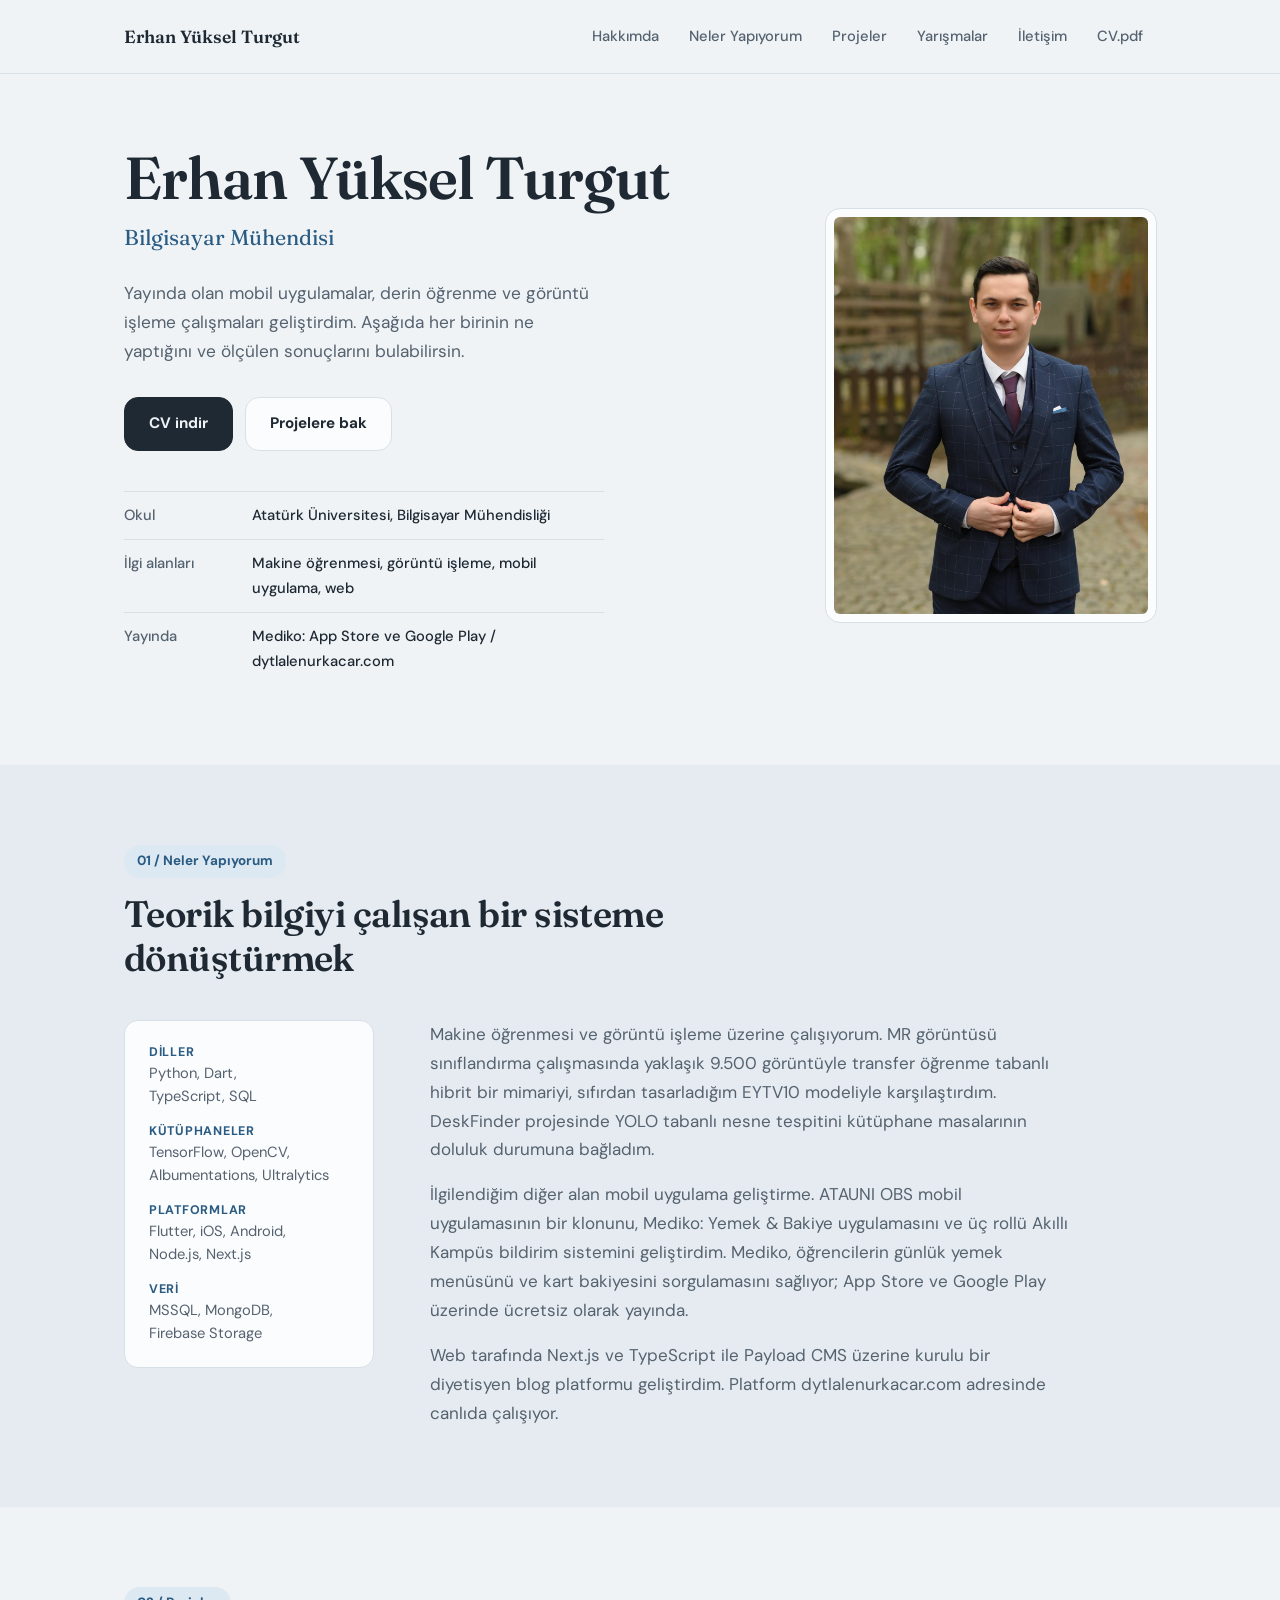
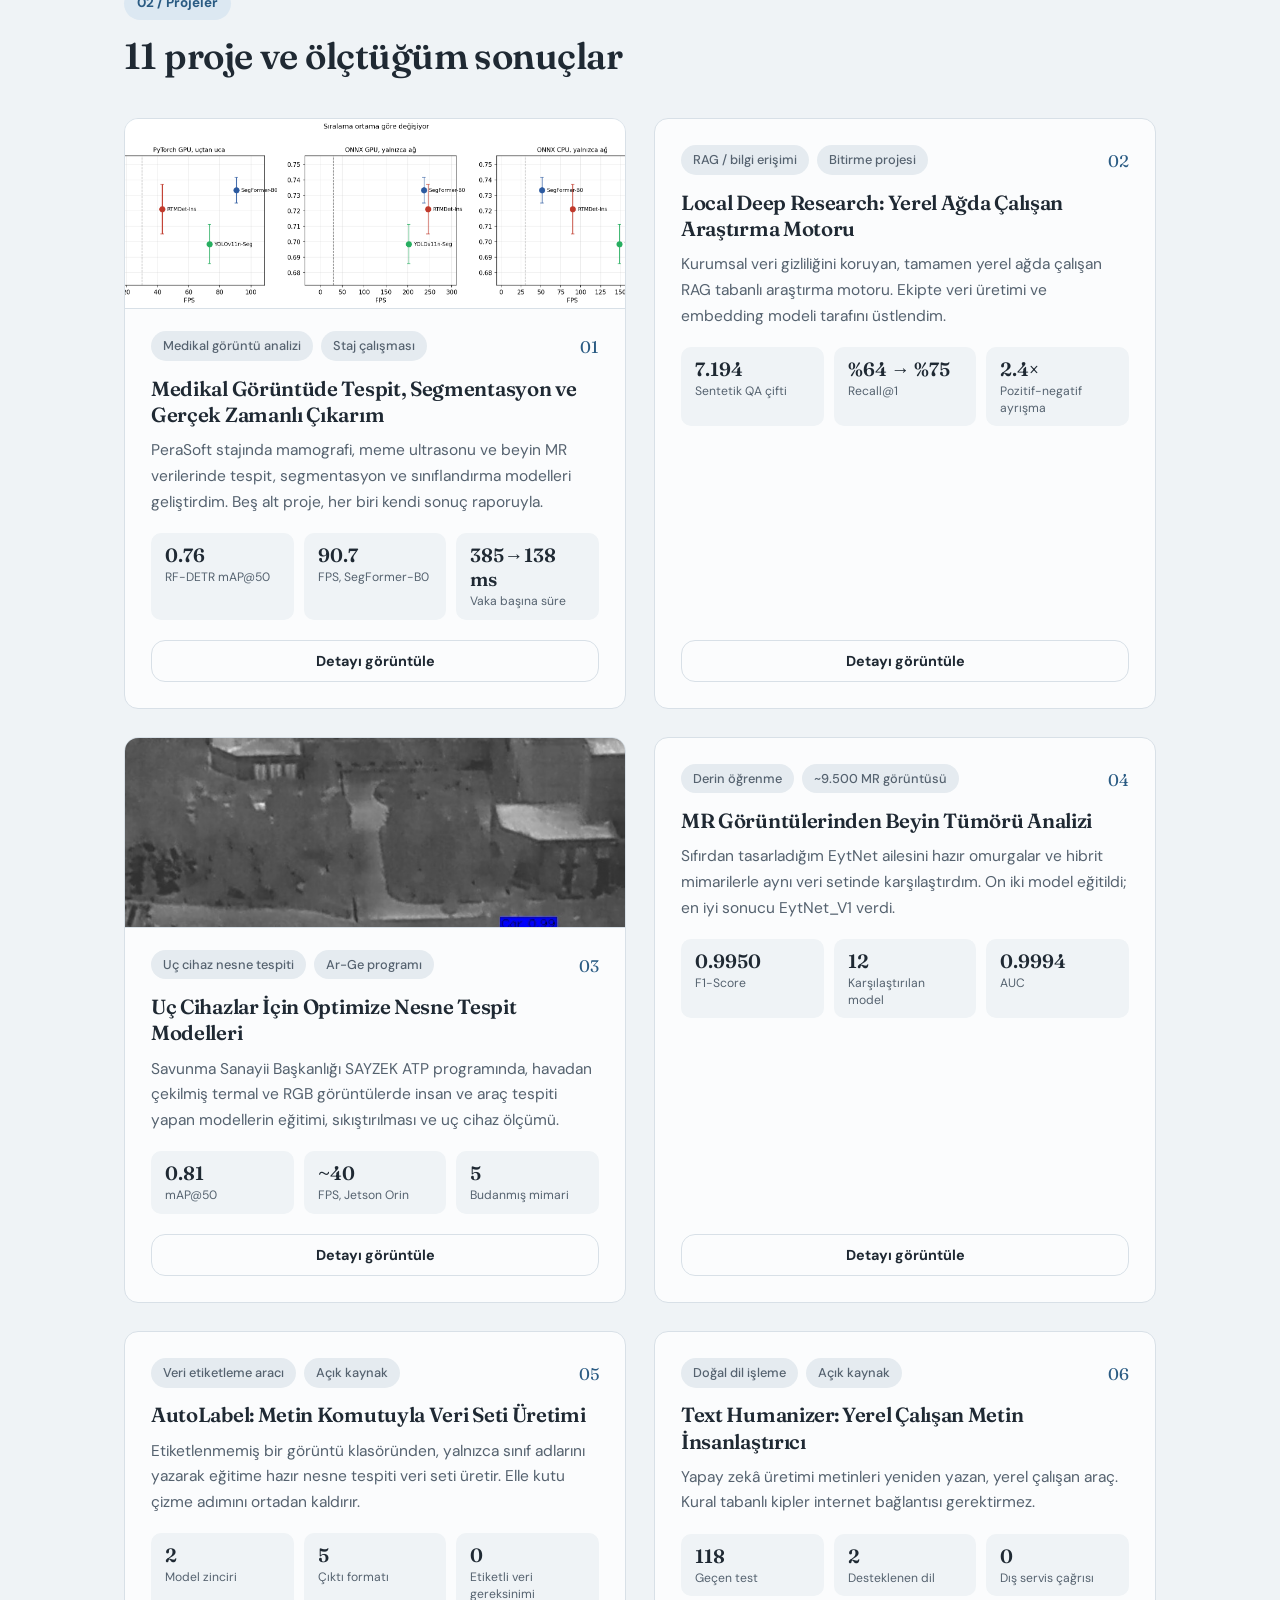
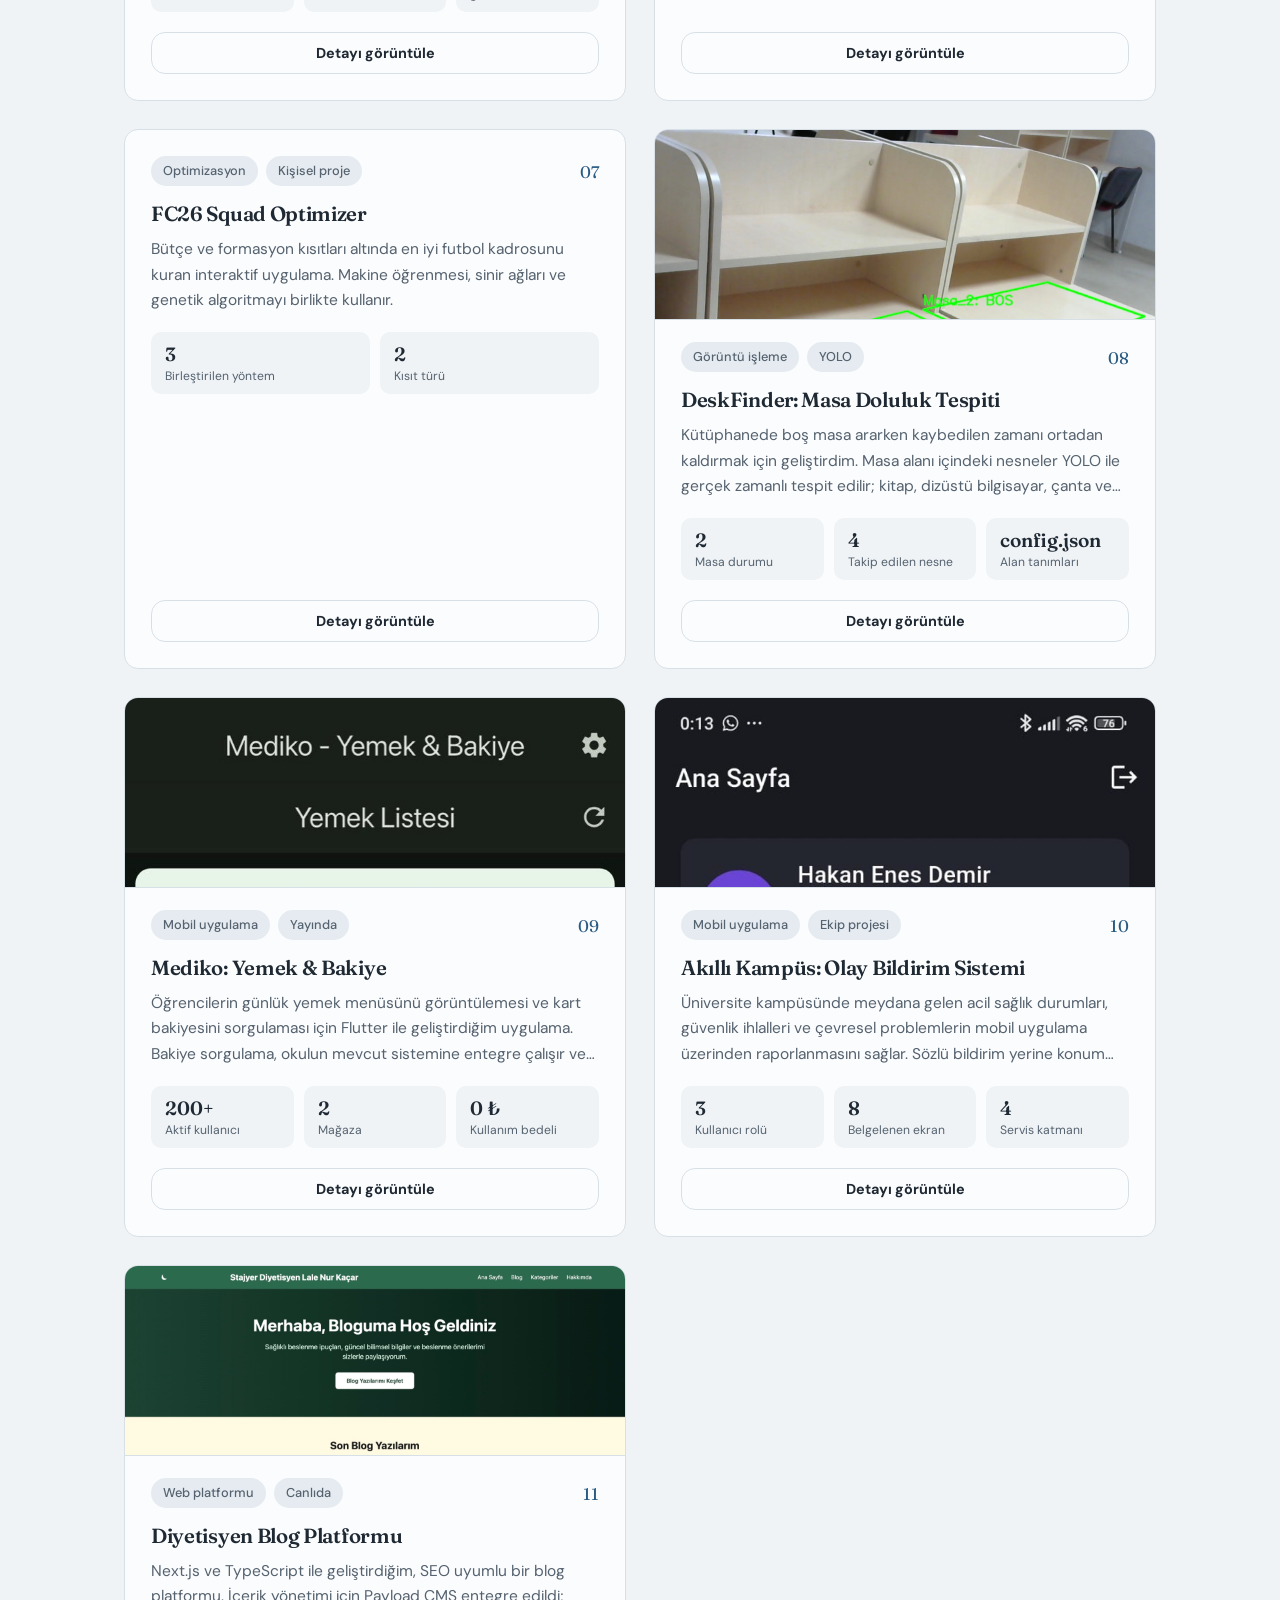
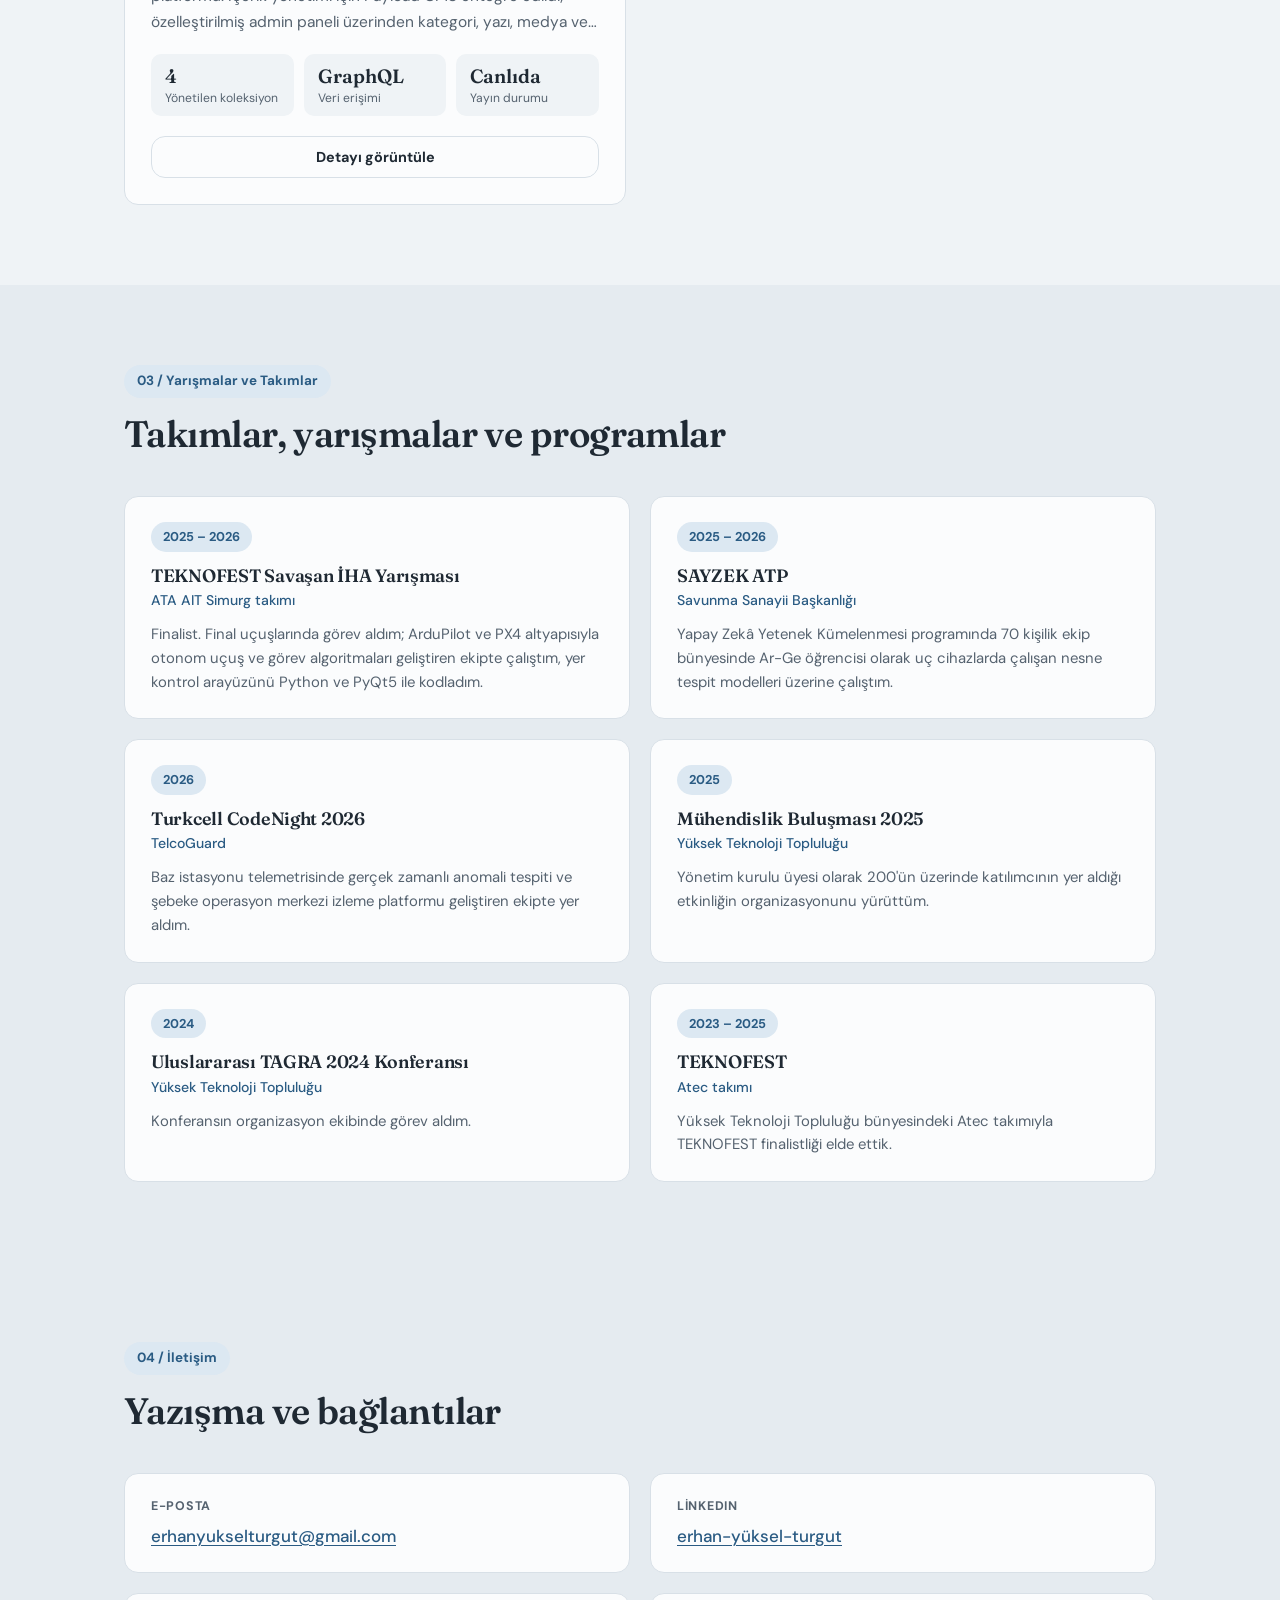
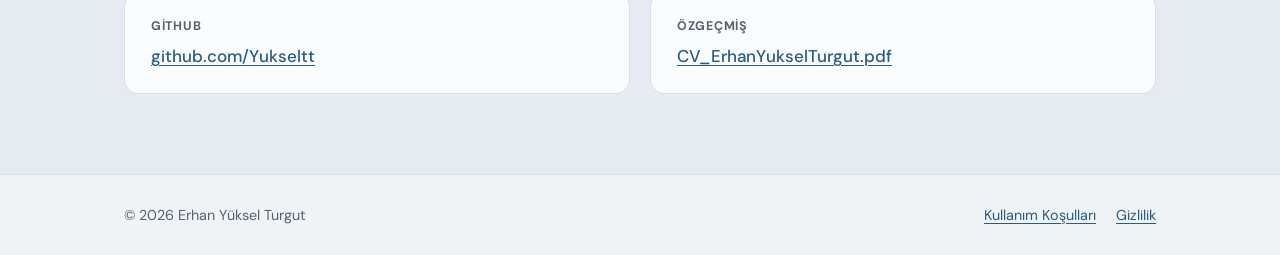
<file: index.html>
<!DOCTYPE html>
<html lang="tr">

<head>
    <meta charset="UTF-8">
    <meta name="viewport" content="width=device-width, initial-scale=1.0">
    <title>Erhan Yüksel Turgut</title>

    <!-- SEO -->
    <meta name="description"
        content="Erhan Yüksel Turgut, Bilgisayar Mühendisi. Mediko, Akıllı Kampüs, DeskFinder ve MR görüntü analizi dahil 11 projenin ayrıntıları, kullandığım teknolojiler ve ölçülen sonuçlar.">
    <meta name="author" content="Erhan Yüksel Turgut">
    <meta name="keywords"
        content="Erhan Yüksel Turgut, Bilgisayar Mühendisi, Makine Öğrenmesi, Derin Öğrenme, Görüntü İşleme, Flutter, Python, Portföy">
    <meta name="theme-color" content="#eff3f6">
    <link rel="canonical" href="https://www.erhanyukselturgut.com/">

    <!-- Open Graph (LinkedIn / WhatsApp / Facebook önizlemesi) -->
    <meta property="og:type" content="website">
    <meta property="og:title" content="Erhan Yüksel Turgut | Bilgisayar Mühendisi">
    <meta property="og:description"
        content="Beş proje kaydı: yayında olan mobil uygulamalar, derin öğrenme ve görüntü işleme çalışmaları.">
    <meta property="og:image" content="https://www.erhanyukselturgut.com/images/my_photo.jpeg">
    <meta property="og:url" content="https://www.erhanyukselturgut.com/">
    <meta property="og:locale" content="tr_TR">

    <!-- Twitter -->
    <meta name="twitter:card" content="summary_large_image">
    <meta name="twitter:title" content="Erhan Yüksel Turgut | Bilgisayar Mühendisi">
    <meta name="twitter:description" content="Makine öğrenmesi, görüntü işleme ve mobil uygulama projelerim.">
    <meta name="twitter:image" content="https://www.erhanyukselturgut.com/images/my_photo.jpeg">

    <link rel="shortcut icon" href="favicon.ico" type="image/x-icon">
    <link rel="apple-touch-icon" href="favicon.ico">
    <link rel="preconnect" href="https://fonts.googleapis.com">
    <link rel="preconnect" href="https://fonts.gstatic.com" crossorigin>
    <link href="https://fonts.googleapis.com/css2?family=DM+Sans:ital,opsz,wght@0,9..40,400;0,9..40,500;0,9..40,700&family=Fraunces:opsz,wght@9..144,500;9..144,600&display=swap" rel="stylesheet">
    <link rel="stylesheet" href="style.css">

    <!-- Yapısal veri (Google için Person şeması) -->
    <script type="application/ld+json">
    {
      "@context": "https://schema.org",
      "@type": "Person",
      "name": "Erhan Yüksel Turgut",
      "jobTitle": "Bilgisayar Mühendisi",
      "url": "https://www.erhanyukselturgut.com/",
      "email": "erhanyukselturgut@gmail.com",
      "image": "https://www.erhanyukselturgut.com/images/my_photo.jpeg",
      "sameAs": [
        "https://github.com/Yukseltt",
        "https://www.linkedin.com/in/erhan-y%C3%BCksel-turgut-b098172b8/"
      ],
      "knowsAbout": ["Makine Öğrenmesi", "Derin Öğrenme", "Görüntü İşleme", "Mobil Uygulama Geliştirme", "Flutter", "Python"]
    }
    </script>
</head>

<body>

    <header>
        <div class="sayfa">
            <div class="kunye-ad">Erhan Yüksel Turgut</div>
            <nav aria-label="Sayfa içi gezinme">
                <ul>
                    <li><a href="#kunye">Hakkımda</a></li>
                    <li><a href="#calisma">Neler Yapıyorum</a></li>
                    <li><a href="#kayitlar">Projeler</a></li>
                    <li><a href="#kayitdisi">Yarışmalar</a></li>
                    <li><a href="#iletisim">İletişim</a></li>
                    <li><a href="CV_ErhanYukselTurgut.pdf" download>CV.pdf</a></li>
                </ul>
            </nav>
            <div class="ilerleme" id="ilerleme" aria-hidden="true"></div>
        </div>
    </header>

    <main>

        <!-- 00 HAKKIMDA -->
        <section id="kunye" class="kunye" data-sonraki="01">
            <div class="sayfa kunye-govde">
                <div>
                    <img src="images/my_photo.jpeg" alt="Erhan Yüksel Turgut" class="portre" data-buyut
                        data-alt="Erhan Yüksel Turgut">
                    
                </div>

                <div>
                    <h1>Erhan Yüksel Turgut</h1>
                    <p class="unvan">Bilgisayar Mühendisi</p>
                    <p class="ozet">Yayında olan mobil uygulamalar, derin öğrenme ve görüntü işleme çalışmaları geliştirdim. Aşağıda her birinin ne yaptığını ve ölçülen sonuçlarını bulabilirsin.</p>
                    <div class="hero-butonlar">
                        <a class="dugme dugme-ana" href="CV_ErhanYukselTurgut.pdf" download>CV indir</a>
                        <a class="dugme" href="#kayitlar">Projelere bak</a>
                    </div>

                    <table class="kunye-tablo">
                        <tbody>
                            <tr>
                                <th scope="row">Okul</th>
                                <td>Atatürk Üniversitesi, Bilgisayar Mühendisliği</td>
                            </tr>
                            <tr>
                                <th scope="row">İlgi alanları</th>
                                <td>Makine öğrenmesi, görüntü işleme, mobil uygulama, web</td>
                            </tr>
                            <tr>
                                <th scope="row">Yayında</th>
                                <td>Mediko: App Store ve Google Play / dytlalenurkacar.com</td>
                            </tr>
                        </tbody>
                    </table>
                </div>
            </div>
        </section>

        <!-- 01 NELER YAPIYORUM -->
        <section id="calisma" class="bolum bolum-koyu" data-sonraki="02">
            <div class="sayfa">
                <div class="bolum-basi">
                    <div class="bolum-no">01 / Neler Yapıyorum</div>
                    <h2>Teorik bilgiyi çalışan bir sisteme dönüştürmek</h2>
                </div>

                <div class="iki-sutun">
                    <div class="yan-not">
                        <strong>Diller</strong>
                        Python, Dart,<br>TypeScript, SQL
                        <br>
                        <strong>Kütüphaneler</strong>
                        TensorFlow, OpenCV,<br>Albumentations, Ultralytics
                        <br>
                        <strong>Platformlar</strong>
                        Flutter, iOS, Android,<br>Node.js, Next.js
                        <br>
                        <strong>Veri</strong>
                        MSSQL, MongoDB,<br>Firebase Storage
                    </div>

                    <div>
                        <p>
                            Makine öğrenmesi ve görüntü işleme üzerine çalışıyorum. MR görüntüsü sınıflandırma
                            çalışmasında yaklaşık 9.500 görüntüyle transfer öğrenme tabanlı hibrit bir mimariyi,
                            sıfırdan tasarladığım EYTV10 modeliyle karşılaştırdım. DeskFinder projesinde YOLO tabanlı
                            nesne tespitini kütüphane masalarının doluluk durumuna bağladım.
                        </p>
                        <p>
                            İlgilendiğim diğer alan mobil uygulama geliştirme. ATAUNI OBS mobil uygulamasının bir
                            klonunu, Mediko: Yemek &amp; Bakiye uygulamasını ve üç rollü Akıllı Kampüs bildirim
                            sistemini geliştirdim. Mediko, öğrencilerin günlük yemek menüsünü ve kart bakiyesini
                            sorgulamasını sağlıyor; App Store ve Google Play üzerinde ücretsiz olarak yayında.
                        </p>
                        <p>
                            Web tarafında Next.js ve TypeScript ile Payload CMS üzerine kurulu bir diyetisyen blog
                            platformu geliştirdim. Platform dytlalenurkacar.com adresinde canlıda çalışıyor.
                        </p>
                    </div>
                </div>
            </div>
        </section>

        <!-- 02 KAYITLAR -->
        <section id="kayitlar" class="bolum" data-sonraki="03">
            <div class="sayfa">
                <div class="bolum-basi">
                    <div class="bolum-no">02 / Projeler</div>
                    <h2>11 proje ve ölçtüğüm sonuçlar</h2>
                </div>

                <div class="kayitlar">

                    <!-- Kayıt 01 -->
                    <article class="kayit belirir">
                        <img class="kapak" src="images/perasoft_kalite_hiz.png" alt="Ultrason segmentasyonunda üç mimarinin kalite ve hız karşılaştırması" data-buyut data-alt="Ultrason segmentasyonunda üç mimarinin kalite ve hız karşılaştırması" loading="lazy">
                        <div class="ray">
                            <span class="no">01</span>
                            <dl>
                                <dt>Tür</dt>
                                <dd>Medikal görüntü analizi</dd>
                                <dt>Durum</dt>
                                <dd>Staj çalışması</dd>
                                <dt>Kapsam</dt>
                                <dd>Mamografi, ultrason, MR</dd>
                                <dt>Teknoloji</dt>
                                <dd>PyTorch, TensorRT</dd>
                            </dl>
                        </div>

                        <div>
                            <h3>Medikal Görüntüde Tespit, Segmentasyon ve Gerçek Zamanlı Çıkarım</h3>
                            <p class="kayit-ozet">
                                PeraSoft stajında mamografi, meme ultrasonu ve beyin MR verilerinde tespit, segmentasyon ve sınıflandırma modelleri geliştirdim. Beş alt proje, her biri kendi sonuç raporuyla.
                            </p>

                            <div class="olcum">
                                <div>
                                    <span class="deger">0.76</span>
                                    <span class="ad">RF-DETR mAP@50</span>
                                </div>
                                <div>
                                    <span class="deger">90.7</span>
                                    <span class="ad">FPS, SegFormer-B0</span>
                                </div>
                                <div>
                                    <span class="deger">385→138 ms</span>
                                    <span class="ad">Vaka başına süre</span>
                                </div>
                            </div>

                            <button class="kayit-ac" type="button" aria-expanded="false"
                                aria-controls="detay-01">Detayı görüntüle</button>

                            <div class="kayit-detay" id="detay-01">
                                <p>
                                    Kitle lezyonu tespitinde RF-DETR, YOLO11 ve YOLO26'yı aynı veri bölünmesiyle karşılaştırdım; RF-DETR mAP@50 0.7551 ve 0.815 duyarlılıkla öne çıktı. Meme yoğunluğu segmentasyonunda altı modeli sabit protokolle eğittim, en iyi sonucu U-Net + ResNet34 verdi (Dice 0.8059).
                                </p>
                                <p>
                                    Ultrason segmentasyonunda üç mimariyi üçer tohumla, toplam dokuz koşuda ölçtüm. SegFormer-B0 90.7 FPS ile gerçek zamanlı hattı taşıyor ve YOLOv11n-Seg'e üstünlüğü istatistiksel olarak anlamlı çıktı (+0.035 Dice, p = 0.003).
                                </p>
                                <p>
                                    MR inme segmentasyonunda önce zamanın nereye gittiğini ölçtüm. Sürenin dörtte üçü ön işlemeye gidiyordu; yeniden örnekleme ve beyin maskesini GPU'ya taşıyınca vaka başına süre 385 ms'den 138 ms'ye indi. ONNX ve TensorRT izole ölçümde hızlı görünmelerine rağmen gerçek hatta kazanç vermediği için yığından çıkardım.
                                </p>

                                <div class="plakalar">
                                    <div class="plaka">
                                        <figure>
                                            <img src="images/perasoft_kalite_hiz.png" alt="Ultrason segmentasyonunda üç mimarinin kalite ve hız karşılaştırması"
                                                data-buyut data-alt="Ultrason segmentasyonunda üç mimarinin kalite ve hız karşılaştırması" loading="lazy">
                                            <figcaption>Kalite–hız karşılaştırması</figcaption>
                                        </figure>
                                    </div>
                                    <div class="plaka">
                                        <figure>
                                            <img src="images/perasoft_gecikme.png" alt="İnme segmentasyonunda gecikme optimizasyonu basamakları"
                                                data-buyut data-alt="İnme segmentasyonunda gecikme optimizasyonu basamakları" loading="lazy">
                                            <figcaption>Gecikme merdiveni</figcaption>
                                        </figure>
                                    </div>
                                </div>

                                <p class="etiketler">PyTorch / RF-DETR / SegFormer / U-Net / ONNX / TensorRT / Albumentations</p>

                                <div class="baglantilar">
                                    <a href="https://github.com/Yukseltt/mamografi" target="_blank" rel="noopener">Depo ve sonuç raporları</a>
                                </div>
                            </div>
                        </div>
                    </article>

                    <!-- Kayıt 02 -->
                    <article class="kayit belirir kapaksiz">
                        <div class="ray">
                            <span class="no">02</span>
                            <dl>
                                <dt>Tür</dt>
                                <dd>RAG / bilgi erişimi</dd>
                                <dt>Durum</dt>
                                <dd>Bitirme projesi</dd>
                                <dt>Kapsam</dt>
                                <dd>3 kişilik ekip</dd>
                                <dt>Teknoloji</dt>
                                <dd>PyTorch, Sentence-Transformers</dd>
                            </dl>
                        </div>

                        <div>
                            <h3>Local Deep Research: Yerel Ağda Çalışan Araştırma Motoru</h3>
                            <p class="kayit-ozet">
                                Kurumsal veri gizliliğini koruyan, tamamen yerel ağda çalışan RAG tabanlı araştırma motoru. Ekipte veri üretimi ve embedding modeli tarafını üstlendim.
                            </p>

                            <div class="olcum">
                                <div>
                                    <span class="deger">7.194</span>
                                    <span class="ad">Sentetik QA çifti</span>
                                </div>
                                <div>
                                    <span class="deger">%64 → %75</span>
                                    <span class="ad">Recall@1</span>
                                </div>
                                <div>
                                    <span class="deger">2.4×</span>
                                    <span class="ad">Pozitif-negatif ayrışma</span>
                                </div>
                            </div>

                            <button class="kayit-ac" type="button" aria-expanded="false"
                                aria-controls="detay-02">Detayı görüntüle</button>

                            <div class="kayit-detay" id="detay-02">
                                <p>
                                    329 akademik dokümandan Ollama üzerinde çalışan Ministral-3:8b ile SQuAD v2.0 formatında 7.194 soru-cevap çiftlik sentetik veri seti ürettim. Cevapların bağlamdan birebir alıntı olmasını zorlayan prompt tasarımı ve doğrulama akışı kurdum.
                                </p>
                                <p>
                                    BGE-M3 embedding modelini MultipleNegativesRankingLoss ile fine-tune ederek Recall@1'i 0.6406'dan 0.7482'ye çıkardım; pozitif ve negatif eşleşmelerin kosinüs benzerlik farkını 0.149'dan 0.362'ye, yani 2.4 katına genişlettim.
                                </p>
                                <p>
                                    Sınırlı GPU belleğinde gradient checkpointing, gradient accumulation (4×8) ve FP16 ile effective batch size 32'yi koruyarak eğitimi tamamladım. Aynı veri setiyle bge-large-en-v1.5 modelini hard negative mining ile eğitip iki modeli karşılaştırdım.
                                </p>

                                <p class="etiketler">PyTorch / Sentence-Transformers / BGE-M3 / Ollama / SQuAD / FP16</p>

                                <div class="baglantilar">
                                    <a href="https://github.com/Yukseltt/Local_deep_research" target="_blank" rel="noopener">Depo</a>
                                </div>
                            </div>
                        </div>
                    </article>

                    <!-- Kayıt 03 -->
                    <article class="kayit belirir">
                        <img class="kapak" src="images/sayzek_tespit_1.jpg" alt="Havadan termal görüntüde insan tespiti çıktısı" data-buyut data-alt="Havadan termal görüntüde insan tespiti çıktısı" loading="lazy">
                        <div class="ray">
                            <span class="no">03</span>
                            <dl>
                                <dt>Tür</dt>
                                <dd>Uç cihaz nesne tespiti</dd>
                                <dt>Durum</dt>
                                <dd>Ar-Ge programı</dd>
                                <dt>Kapsam</dt>
                                <dd>SAYZEK ATP</dd>
                                <dt>Teknoloji</dt>
                                <dd>PyTorch, ONNX, TensorRT</dd>
                            </dl>
                        </div>

                        <div>
                            <h3>Uç Cihazlar İçin Optimize Nesne Tespit Modelleri</h3>
                            <p class="kayit-ozet">
                                Savunma Sanayii Başkanlığı SAYZEK ATP programında, havadan çekilmiş termal ve RGB görüntülerde insan ve araç tespiti yapan modellerin eğitimi, sıkıştırılması ve uç cihaz ölçümü.
                            </p>

                            <div class="olcum">
                                <div>
                                    <span class="deger">0.81</span>
                                    <span class="ad">mAP@50</span>
                                </div>
                                <div>
                                    <span class="deger">~40</span>
                                    <span class="ad">FPS, Jetson Orin</span>
                                </div>
                                <div>
                                    <span class="deger">5</span>
                                    <span class="ad">Budanmış mimari</span>
                                </div>
                            </div>

                            <button class="kayit-ac" type="button" aria-expanded="false"
                                aria-controls="detay-03">Detayı görüntüle</button>

                            <div class="kayit-detay" id="detay-03">
                                <p>
                                    İki dedektör mimarisini (DETR-ResNet50 ve Faster R-CNN) aynı veri setinde eğitip karşılaştırdım; Faster R-CNN ile mAP@[.50:.95] 0.53 ve AP50 0.91 elde ederek DETR'in üzerine çıktım. Nesne boyutuna göre başarım kırılımı çıkararak model seçimini küçük nesne performansı üzerinden gerekçelendirdim.
                                </p>
                                <p>
                                    Sınıf dengesizliğine karşı Focal Loss ve Class-Balanced Loss uygulamalarını yazıp taban modelle karşılaştırdım. Class-Balanced Loss duyarlılığı 0.84'e çıkarıyor, ancak mAP@50'de taban modeli geçmiyor.
                                </p>
                                <p>
                                    Eğitilen modelleri uç cihaza taşımak için ONNX dönüşüm ve TensorRT motor üretim hattını kurdum: YOLO için FP16 ve INT8 kalibrasyonlu motor üretimi, Faster R-CNN ve RT-DETR için ONNX Runtime TensorRT sağlayıcısı ve motor önbellekleme.
                                </p>

                                <div class="plakalar">
                                    <div class="plaka">
                                        <figure>
                                            <img src="images/sayzek_tespit_1.jpg" alt="Havadan termal görüntüde insan tespiti çıktısı"
                                                data-buyut data-alt="Havadan termal görüntüde insan tespiti çıktısı" loading="lazy">
                                            <figcaption>Termal tespit çıktısı</figcaption>
                                        </figure>
                                    </div>
                                    <div class="plaka">
                                        <figure>
                                            <img src="images/sayzek_tespit_2.jpg" alt="RGB-termal veri setinde tespit çıktısı"
                                                data-buyut data-alt="RGB-termal veri setinde tespit çıktısı" loading="lazy">
                                            <figcaption>RGB-T tespit çıktısı</figcaption>
                                        </figure>
                                    </div>
                                </div>

                                <p class="etiketler">PyTorch / YOLO / RT-DETR / Faster R-CNN / ONNX / TensorRT / Jetson Orin</p>

                                <div class="baglantilar">
                                    <a href="https://github.com/Yukseltt/CNN-models-optimized-to-run-on-edge-devices" target="_blank" rel="noopener">Depo</a>
                                </div>
                            </div>
                        </div>
                    </article>

                    <!-- Kayıt 04 -->
                    <article class="kayit belirir kapaksiz">
                        <div class="ray">
                            <span class="no">04</span>
                            <dl>
                                <dt>Tür</dt>
                                <dd>Derin öğrenme</dd>
                                <dt>Veri</dt>
                                <dd>~9.500 MR görüntüsü</dd>
                                <dt>Sınıf</dt>
                                <dd>tumor / no tumor</dd>
                                <dt>Teknoloji</dt>
                                <dd>PyTorch, Albumentations</dd>
                            </dl>
                        </div>

                        <div>
                            <h3>MR Görüntülerinden Beyin Tümörü Analizi</h3>
                            <p class="kayit-ozet">
                                Sıfırdan tasarladığım EytNet ailesini hazır omurgalar ve hibrit mimarilerle aynı veri
                                setinde karşılaştırdım. On iki model eğitildi; en iyi sonucu EytNet_V1 verdi.</p>

                            <div class="olcum">
                                <div>
                                    <span class="deger">0.9950</span>
                                    <span class="ad">F1-Score</span>
                                </div>
                                <div>
                                    <span class="deger">12</span>
                                    <span class="ad">Karşılaştırılan model</span>
                                </div>
                                <div>
                                    <span class="deger">0.9994</span>
                                    <span class="ad">AUC</span>
                                </div>
                            </div>

                            <button class="kayit-ac" type="button" aria-expanded="false"
                                aria-controls="detay-04">Detayı görüntüle</button>

                            <div class="kayit-detay" id="detay-04">
                                <p>
                                    Sıfırdan tasarladığım EytNet ailesini (V1, V1_High, V1_Opt, V2, V2_Opt) hazır
                                    omurgalar ve hibrit mimarilerle aynı veri setinde karşılaştırdım. Toplam on iki
                                    model eğitildi; en iyi sonucu EytNet_V1 verdi: F1 0.9950, AUC 0.9994. Bu sonuç,
                                    ImageNet ön eğitimli ResNet50 (0.9416) ve DenseNet121'in (0.9497) belirgin
                                    biçimde üzerinde.
                                </p>
                                <p>
                                    V1'in üzerine Depthwise Separable Conv, SE Block,
                                    MixUp, SWA ve etiket yumuşatmayı birlikte ekleyen EytNet_V1_Opt varyantı daha iyi
                                    genellemedi; F1 0.9464'e düştü. Küçük veri setinde bu tekniklerin toplamı
                                    kapasiteyi fazla kısıtlayıp underfitting yarattı.
                                </p>
                                <p>
                                    Değerlendirmede doğruluk, kesinlik, duyarlılık, özgüllük, F1, Cohen's Kappa ve
                                    AUC birlikte raporlandı; tüm modeller aynı veri bölünmesi ve aynı protokolle
                                    ölçüldü. Çalışmanın TensorFlow ile yürüttüğüm ilk sürümü de depoda duruyor.
                                </p>

                                <p class="etiketler">PyTorch / Albumentations / EytNet / SE Block / MixUp / SWA</p>

                                <div class="baglantilar">
                                    <a href="https://github.com/Yukseltt/mr_analyze" target="_blank"
                                        rel="noopener">GitHub: mr_analyze</a>
                                </div>
                            </div>
                        </div>
                    </article>

                    <!-- Kayıt 05 -->
                    <article class="kayit belirir kapaksiz">
                        <div class="ray">
                            <span class="no">05</span>
                            <dl>
                                <dt>Tür</dt>
                                <dd>Veri etiketleme aracı</dd>
                                <dt>Durum</dt>
                                <dd>Açık kaynak</dd>
                                <dt>Kapsam</dt>
                                <dd>Metin komutuyla etiketleme</dd>
                                <dt>Teknoloji</dt>
                                <dd>Grounding DINO, SAM2</dd>
                            </dl>
                        </div>

                        <div>
                            <h3>AutoLabel: Metin Komutuyla Veri Seti Üretimi</h3>
                            <p class="kayit-ozet">
                                Etiketlenmemiş bir görüntü klasöründen, yalnızca sınıf adlarını yazarak eğitime hazır nesne tespiti veri seti üretir. Elle kutu çizme adımını ortadan kaldırır.
                            </p>

                            <div class="olcum">
                                <div>
                                    <span class="deger">2</span>
                                    <span class="ad">Model zinciri</span>
                                </div>
                                <div>
                                    <span class="deger">5</span>
                                    <span class="ad">Çıktı formatı</span>
                                </div>
                                <div>
                                    <span class="deger">0</span>
                                    <span class="ad">Etiketli veri gereksinimi</span>
                                </div>
                            </div>

                            <button class="kayit-ac" type="button" aria-expanded="false"
                                aria-controls="detay-05">Detayı görüntüle</button>

                            <div class="kayit-detay" id="detay-05">
                                <p>
                                    Grounding DINO yazılan sınıf adlarını görüntüde arayıp kutuları çıkarır, SAM2.1 her kutuyu piksel maskesine çevirir, Supervision ile sonuç YOLOv8, COCO, Pascal VOC, CSV veya TFRecord formatına yazılır. Önceden eğitilmiş bir dedektöre veya etiketli veriye ihtiyaç duymaz.
                                </p>
                                <p>
                                    Tüm klasör işlenmeden önce küçük bir örneklemde eşik ayarı yapılır; etiketleme sonrası görsel doğrulama ve sınıf dağılımı raporu üretilir.
                                </p>

                                <p class="etiketler">Grounding DINO / SAM2.1 / Supervision / YOLO / COCO</p>

                                <div class="baglantilar">
                                    <a href="https://github.com/Yukseltt/Auto_Labeler" target="_blank" rel="noopener">Depo</a>
                                </div>
                            </div>
                        </div>
                    </article>

                    <!-- Kayıt 06 -->
                    <article class="kayit belirir kapaksiz">
                        <div class="ray">
                            <span class="no">06</span>
                            <dl>
                                <dt>Tür</dt>
                                <dd>Doğal dil işleme</dd>
                                <dt>Durum</dt>
                                <dd>Açık kaynak</dd>
                                <dt>Kapsam</dt>
                                <dd>Türkçe ve İngilizce</dd>
                                <dt>Teknoloji</dt>
                                <dd>Python, Ollama</dd>
                            </dl>
                        </div>

                        <div>
                            <h3>Text Humanizer: Yerel Çalışan Metin İnsanlaştırıcı</h3>
                            <p class="kayit-ozet">
                                Yapay zekâ üretimi metinleri yeniden yazan, yerel çalışan araç. Kural tabanlı kipler
                                internet bağlantısı gerektirmez.
                            </p>

                            <div class="olcum">
                                <div>
                                    <span class="deger">118</span>
                                    <span class="ad">Geçen test</span>
                                </div>
                                <div>
                                    <span class="deger">2</span>
                                    <span class="ad">Desteklenen dil</span>
                                </div>
                                <div>
                                    <span class="deger">0</span>
                                    <span class="ad">Dış servis çağrısı</span>
                                </div>
                            </div>

                            <button class="kayit-ac" type="button" aria-expanded="false"
                                aria-controls="detay-06">Detayı görüntüle</button>

                            <div class="kayit-detay" id="detay-06">
                                <p>
                                    LLM çıkarımı için Ollama kullanır; kural tabanlı modlarda hiçbir ağ bağlantısı gerekmez. Türkçe ve İngilizce metinlerde yapay zekâ kalıplarını tespit edip yeniden yazar.
                                </p>
                                <p>
                                    Proje MIT lisansıyla yayımlanmıştır ve 118 testlik bir test takımıyla birlikte gelir.
                                </p>

                                <p class="etiketler">Python / Ollama / NLP / CLI</p>

                                <div class="baglantilar">
                                    <a href="https://github.com/Yukseltt/text_humanize" target="_blank" rel="noopener">Depo</a>
                                </div>
                            </div>
                        </div>
                    </article>

                    <!-- Kayıt 07 -->
                    <article class="kayit belirir kapaksiz">
                        <div class="ray">
                            <span class="no">07</span>
                            <dl>
                                <dt>Tür</dt>
                                <dd>Optimizasyon</dd>
                                <dt>Durum</dt>
                                <dd>Kişisel proje</dd>
                                <dt>Kapsam</dt>
                                <dd>Web uygulaması</dd>
                                <dt>Teknoloji</dt>
                                <dd>Python, Streamlit</dd>
                            </dl>
                        </div>

                        <div>
                            <h3>FC26 Squad Optimizer</h3>
                            <p class="kayit-ozet">
                                Bütçe ve formasyon kısıtları altında en iyi futbol kadrosunu kuran interaktif uygulama. Makine öğrenmesi, sinir ağları ve genetik algoritmayı birlikte kullanır.
                            </p>

                            <div class="olcum">
                                <div>
                                    <span class="deger">3</span>
                                    <span class="ad">Birleştirilen yöntem</span>
                                </div>
                                <div>
                                    <span class="deger">2</span>
                                    <span class="ad">Kısıt türü</span>
                                </div>
                            </div>

                            <button class="kayit-ac" type="button" aria-expanded="false"
                                aria-controls="detay-07">Detayı görüntüle</button>

                            <div class="kayit-detay" id="detay-07">
                                <p>
                                    Oyuncu verisinden başarım tahmini yapan model ile bütçe ve formasyon kısıtlarını gözeten genetik algoritma birlikte çalışır; sonuç Streamlit arayüzünde etkileşimli olarak sunulur.
                                </p>

                                <p class="etiketler">Python / Streamlit / Genetik algoritma / Sinir ağları</p>

                                <div class="baglantilar">
                                    <a href="https://github.com/Yukseltt/fc26_squad_optimizer" target="_blank" rel="noopener">Depo</a>
                                </div>
                            </div>
                        </div>
                    </article>

                    <!-- Kayıt 08 -->
                    <article class="kayit belirir">
                        <img class="kapak" src="images/deskfinder_1.jpg" alt="DeskFinder masa alanı tespiti" data-buyut data-alt="DeskFinder masa alanı tespiti" loading="lazy">
                        <div class="ray">
                            <span class="no">08</span>
                            <dl>
                                <dt>Tür</dt>
                                <dd>Görüntü işleme</dd>
                                <dt>Model</dt>
                                <dd>YOLO</dd>
                                <dt>Kullanım</dt>
                                <dd>Kütüphane masaları</dd>
                                <dt>Teknoloji</dt>
                                <dd>Python, OpenCV</dd>
                            </dl>
                        </div>

                        <div>
                            <h3>DeskFinder: Masa Doluluk Tespiti</h3>
                            <p class="kayit-ozet">
                                Kütüphanede boş masa ararken kaybedilen zamanı ortadan kaldırmak için geliştirdim.
                                Masa alanı içindeki nesneler YOLO ile gerçek zamanlı tespit edilir; kitap, dizüstü
                                bilgisayar, çanta veya insan görülen masa dolu, görülmeyen masa boş olarak
                                işaretlenir.
                            </p>

                            <div class="olcum">
                                <div>
                                    <span class="deger">2</span>
                                    <span class="ad">Masa durumu</span>
                                </div>
                                <div>
                                    <span class="deger">4</span>
                                    <span class="ad">Takip edilen nesne</span>
                                </div>
                                <div>
                                    <span class="deger">config.json</span>
                                    <span class="ad">Alan tanımları</span>
                                </div>
                            </div>

                            <button class="kayit-ac" type="button" aria-expanded="false"
                                aria-controls="detay-08">Detayı görüntüle</button>

                            <div class="kayit-detay" id="detay-08">
                                <p>
                                    Masa alanları config.json dosyasında kalıcı olarak saklanır ve düzenleme modu
                                    sayesinde yeniden çizilebilir. Nesne doğruluk eşikleri ayarlanarak algılama
                                    hassasiyeti kontrol edilir.
                                </p>
                                <p>
                                    Yalnızca masa bölgesi içindeki nesneler işaretlendiği için görüntü sade kalır ve
                                    kullanıcı salona girmeden önce boş masaları görebilir.
                                </p>

                                <div class="plakalar">
                                    <div class="plaka">
                                        <figure>
                                            <img src="images/deskfinder_1.jpg" alt="DeskFinder masa alanı tespiti"
                                                data-buyut data-alt="DeskFinder: masa alanı tespiti" loading="lazy">
                                            <figcaption>Masa alanı tespiti</figcaption>
                                        </figure>
                                    </div>
                                    <div class="plaka">
                                        <figure>
                                            <img src="images/deskfinder_2.jpg" alt="DeskFinder nesne etiketleme"
                                                data-buyut data-alt="DeskFinder: nesne etiketleme" loading="lazy">
                                            <figcaption>Nesne etiketleme</figcaption>
                                        </figure>
                                    </div>
                                    <div class="plaka">
                                        <figure>
                                            <img src="images/deskfinder_3.jpg" alt="DeskFinder doluluk durumu"
                                                data-buyut data-alt="DeskFinder: doluluk durumu" loading="lazy">
                                            <figcaption>Doluluk durumu</figcaption>
                                        </figure>
                                    </div>
                                </div>

                                <p class="etiketler">Python / OpenCV / YOLO / NumPy / JSON</p>

                                <div class="baglantilar">
                                    <a href="https://github.com/Yukseltt/DeskFinder" target="_blank"
                                        rel="noopener">GitHub: DeskFinder</a>
                                </div>
                            </div>
                        </div>
                    </article>

                    <!-- Kayıt 09 -->
                    <article class="kayit belirir">
                        <img class="kapak" src="images/mediko_1.jpeg" alt="Mediko günlük yemek menüsü ekranı" data-buyut data-alt="Mediko günlük yemek menüsü ekranı" loading="lazy">
                        <div class="ray">
                            <span class="no">09</span>
                            <dl>
                                <dt>Tür</dt>
                                <dd>Mobil uygulama</dd>
                                <dt>Durum</dt>
                                <dd>Yayında</dd>
                                <dt>Platform</dt>
                                <dd>iOS, Android</dd>
                                <dt>Teknoloji</dt>
                                <dd>Flutter, Dart</dd>
                            </dl>
                        </div>

                        <div>
                            <h3>Mediko: Yemek &amp; Bakiye</h3>
                            <p class="kayit-ozet">
                                Öğrencilerin günlük yemek menüsünü görüntülemesi ve kart bakiyesini sorgulaması için
                                Flutter ile geliştirdiğim uygulama. Bakiye sorgulama, okulun mevcut sistemine entegre
                                çalışır ve güncel hesap bilgisini anlık olarak getirir.
                            </p>

                            <div class="olcum">
                                <div>
                                    <span class="deger">200+</span>
                                    <span class="ad">Aktif kullanıcı</span>
                                </div>
                                <div>
                                    <span class="deger">2</span>
                                    <span class="ad">Mağaza</span>
                                </div>
                                <div>
                                    <span class="deger">0 ₺</span>
                                    <span class="ad">Kullanım bedeli</span>
                                </div>
                            </div>

                            <button class="kayit-ac" type="button" aria-expanded="false"
                                aria-controls="detay-09">Detayı görüntüle</button>

                            <div class="kayit-detay" id="detay-09">
                                <p>
                                    Bakiye yetersiz olduğunda uygulama kullanıcıyı uyarır ve bakiye yükleme sayfasına
                                    yönlendirir. Yemek menüleri okulun web sitesinden HTML ayrıştırma yöntemiyle anlık
                                    olarak çekilir, böylece içerik manuel müdahale olmadan güncel kalır.
                                </p>
                                <p>
                                    Uygulama iOS ve Android üzerinde aynı Flutter kod tabanından yayınlanıyor ve 200'ün
                                    üzerinde öğrenci tarafından aktif olarak kullanılıyor.
                                </p>

                                <div class="plakalar">
                                    <div class="plaka">
                                        <figure>
                                            <img src="images/mediko_1.jpeg" alt="Mediko günlük yemek menüsü ekranı"
                                                data-buyut data-alt="Mediko: günlük yemek menüsü ekranı" loading="lazy">
                                            <figcaption>Günlük menü ekranı</figcaption>
                                        </figure>
                                    </div>
                                    <div class="plaka">
                                        <figure>
                                            <img src="images/mediko_2.jpeg" alt="Mediko bakiye sorgulama ekranı"
                                                data-buyut data-alt="Mediko: bakiye sorgulama ekranı" loading="lazy">
                                            <figcaption>Bakiye sorgulama ekranı</figcaption>
                                        </figure>
                                    </div>
                                </div>

                                <p class="etiketler">Flutter / Dart / iOS / Android / HTML ayrıştırma</p>

                                <div class="baglantilar">
                                    <a href="https://apps.apple.com/tr/app/mediko-yemek-bakiye/id6753680225?l=tr"
                                        target="_blank" rel="noopener">App Store</a>
                                    <a href="https://play.google.com/store/apps/details?id=com.erhanyukselturgut.mediko"
                                        target="_blank" rel="noopener">Google Play</a>
                                </div>
                            </div>
                        </div>
                    </article>

                    <!-- Kayıt 10 -->
                    <article class="kayit belirir">
                        <img class="kapak" src="images/akillikampus_1.jpeg" alt="Akıllı Kampüs kullanıcı ana sayfası" data-buyut data-alt="Akıllı Kampüs kullanıcı ana sayfası" loading="lazy">
                        <div class="ray">
                            <span class="no">10</span>
                            <dl>
                                <dt>Tür</dt>
                                <dd>Mobil uygulama</dd>
                                <dt>Kapsam</dt>
                                <dd>Ekip projesi</dd>
                                <dt>Roller</dt>
                                <dd>User, Admin, Super Admin</dd>
                                <dt>Teknoloji</dt>
                                <dd>Flutter, Node.js, MSSQL</dd>
                            </dl>
                        </div>

                        <div>
                            <h3>Akıllı Kampüs: Olay Bildirim Sistemi</h3>
                            <p class="kayit-ozet">
                                Üniversite kampüsünde meydana gelen acil sağlık durumları, güvenlik ihlalleri ve
                                çevresel problemlerin mobil uygulama üzerinden raporlanmasını sağlar. Sözlü bildirim
                                yerine konum tabanlı ve görsel destekli bir altyapı sunar; kullanıcılar olayları
                                kampüs haritası üzerinde görüntüler ve bildirim durumunu takip eder.
                            </p>

                            <div class="olcum">
                                <div>
                                    <span class="deger">3</span>
                                    <span class="ad">Kullanıcı rolü</span>
                                </div>
                                <div>
                                    <span class="deger">8</span>
                                    <span class="ad">Belgelenen ekran</span>
                                </div>
                                <div>
                                    <span class="deger">4</span>
                                    <span class="ad">Servis katmanı</span>
                                </div>
                            </div>

                            <button class="kayit-ac" type="button" aria-expanded="false"
                                aria-controls="detay-10">Detayı görüntüle</button>

                            <div class="kayit-detay" id="detay-10">
                                <p>
                                    Sistem mimarisi üç rol üzerine kurulu. Kullanıcı yeni bildirim oluşturur ve
                                    haritada olayları görür. Admin, kendi üniversitesine ait bildirimleri yönetir ve
                                    acil uyarı gönderir. Super Admin, tüm üniversiteler genelinde kullanıcı ve
                                    bildirim yönetimini yürütür.
                                </p>
                                <p>
                                    Uygulama çoklu platform desteği için Flutter ile geliştirildi. Sunucu tarafında
                                    Node.js ile asenkron çalışan bir API mimarisi kuruldu, kullanıcı ve bildirim
                                    verileri MSSQL üzerinde saklanıyor, bildirimlere eklenen görseller Firebase
                                    Storage üzerinde tutuluyor.
                                </p>
                                <p>
                                    Bu projede mobil uygulamanın kullanıcı arayüzünü geliştirdim, MSSQL veritabanı
                                    yapısını kurdum ve Node.js API servislerini mobil uygulamaya entegre ettim.
                                </p>

                                <div class="plakalar">
                                    <div class="plaka">
                                        <figure>
                                            <img src="images/akillikampus_1.jpeg" alt="Akıllı Kampüs kullanıcı ana sayfası"
                                                data-buyut data-alt="Akıllı Kampüs: kullanıcı ana sayfası"
                                                loading="lazy">
                                            <figcaption>Kullanıcı ana sayfası</figcaption>
                                        </figure>
                                    </div>
                                    <div class="plaka">
                                        <figure>
                                            <img src="images/akillikampus_4.jpeg" alt="Akıllı Kampüs kampüs haritası"
                                                data-buyut data-alt="Akıllı Kampüs: kampüs haritası" loading="lazy">
                                            <figcaption>Kampüs haritası</figcaption>
                                        </figure>
                                    </div>
                                    <div class="plaka">
                                        <figure>
                                            <img src="images/akillikampus_3.jpeg" alt="Akıllı Kampüs bildirim oluşturma"
                                                data-buyut data-alt="Akıllı Kampüs: yeni bildirim oluşturma"
                                                loading="lazy">
                                            <figcaption>Bildirim oluşturma</figcaption>
                                        </figure>
                                    </div>
                                    <div class="plaka">
                                        <figure>
                                            <img src="images/akillikampus_2.jpeg" alt="Akıllı Kampüs bildirim listesi"
                                                data-buyut data-alt="Akıllı Kampüs: üniversitedeki tüm bildirimler"
                                                loading="lazy">
                                            <figcaption>Bildirim listesi</figcaption>
                                        </figure>
                                    </div>
                                    <div class="plaka">
                                        <figure>
                                            <img src="images/akillikampus_5.jpeg" alt="Akıllı Kampüs filtreleme menüsü"
                                                data-buyut data-alt="Akıllı Kampüs: bildirim türüne göre filtreleme"
                                                loading="lazy">
                                            <figcaption>Filtreleme menüsü</figcaption>
                                        </figure>
                                    </div>
                                    <div class="plaka">
                                        <figure>
                                            <img src="images/akillikampus_6.jpeg" alt="Akıllı Kampüs ayarlar sayfası"
                                                data-buyut data-alt="Akıllı Kampüs: kullanıcı ayarları" loading="lazy">
                                            <figcaption>Kullanıcı ayarları</figcaption>
                                        </figure>
                                    </div>
                                    <div class="plaka">
                                        <figure>
                                            <img src="images/akillikampus_7.jpeg" alt="Akıllı Kampüs admin ana sayfası"
                                                data-buyut data-alt="Akıllı Kampüs: üniversite admini ana sayfası"
                                                loading="lazy">
                                            <figcaption>Admin ana sayfası</figcaption>
                                        </figure>
                                    </div>
                                    <div class="plaka">
                                        <figure>
                                            <img src="images/akillikampus_8.jpeg" alt="Akıllı Kampüs acil durum bildirimi"
                                                data-buyut data-alt="Akıllı Kampüs: super admin acil durum bildirimi"
                                                loading="lazy">
                                            <figcaption>Acil durum bildirimi</figcaption>
                                        </figure>
                                    </div>
                                </div>

                                <p class="etiketler">Flutter / Node.js / MSSQL / Firebase Storage</p>

                                <div class="baglantilar">
                                    <a href="https://github.com/Yukseltt/Akilli_Kampus_Mobil_Uygulamasi"
                                        target="_blank" rel="noopener">GitHub: Akilli_Kampus_Mobil_Uygulamasi</a>
                                </div>
                            </div>
                        </div>
                    </article>

                    <!-- Kayıt 11 -->
                    <article class="kayit belirir">
                        <img class="kapak" src="images/dyt-1.jpg" alt="Diyetisyen blog ana sayfası" data-buyut data-alt="Diyetisyen blog ana sayfası" loading="lazy">
                        <div class="ray">
                            <span class="no">11</span>
                            <dl>
                                <dt>Tür</dt>
                                <dd>Web platformu</dd>
                                <dt>Durum</dt>
                                <dd>Canlıda</dd>
                                <dt>Adres</dt>
                                <dd>dytlalenurkacar.com</dd>
                                <dt>Teknoloji</dt>
                                <dd>Next.js, TypeScript</dd>
                            </dl>
                        </div>

                        <div>
                            <h3>Diyetisyen Blog Platformu</h3>
                            <p class="kayit-ozet">
                                Next.js ve TypeScript ile geliştirdiğim, SEO uyumlu bir blog platformu. İçerik
                                yönetimi için Payload CMS entegre edildi; özelleştirilmiş admin paneli üzerinden
                                kategori, yazı, medya ve kullanıcı yönetimi yapılıyor.
                            </p>

                            <div class="olcum">
                                <div>
                                    <span class="deger">4</span>
                                    <span class="ad">Yönetilen koleksiyon</span>
                                </div>
                                <div>
                                    <span class="deger">GraphQL</span>
                                    <span class="ad">Veri erişimi</span>
                                </div>
                                <div>
                                    <span class="deger">Canlıda</span>
                                    <span class="ad">Yayın durumu</span>
                                </div>
                            </div>

                            <button class="kayit-ac" type="button" aria-expanded="false"
                                aria-controls="detay-11">Detayı görüntüle</button>

                            <div class="kayit-detay" id="detay-11">
                                <p>
                                    Veri saklama katmanında MongoDB kullandım, böylece esnek ve ölçeklenebilir bir
                                    veri yapısı elde ettim. Görsel ve medya dosyalarının yönetimi için Cloudinary
                                    entegrasyonu kurdum; dosya yükleme, optimizasyon ve hızlı erişim bu katman
                                    üzerinden çalışıyor.
                                </p>
                                <p>
                                    GraphQL API desteğiyle esnek veri erişimi sundum. Ön yüzde dinamik sayfa
                                    yönlendirmeleri, hızlı arama ve sayfalama gibi özellikler yer alıyor. Kodun
                                    sürdürülebilirliği için component tabanlı mimari ve kapsamlı testler kullandım.
                                </p>

                                <div class="plakalar">
                                    <div class="plaka">
                                        <figure>
                                            <img src="images/dyt-1.jpg" alt="Diyetisyen blog ana sayfası" data-buyut
                                                data-alt="Diyetisyen blog: ana sayfa" loading="lazy">
                                            <figcaption>Ana sayfa</figcaption>
                                        </figure>
                                    </div>
                                    <div class="plaka">
                                        <figure>
                                            <img src="images/dyt-2.jpg" alt="Blog yazısı detay sayfası" data-buyut
                                                data-alt="Diyetisyen blog: yazı detay sayfası 1" loading="lazy">
                                            <figcaption>Yazı detayı</figcaption>
                                        </figure>
                                    </div>
                                    <div class="plaka">
                                        <figure>
                                            <img src="images/dyt-3.jpg" alt="Blog yazısı detay sayfası" data-buyut
                                                data-alt="Diyetisyen blog: yazı detay sayfası 2" loading="lazy">
                                            <figcaption>Yazı detayı</figcaption>
                                        </figure>
                                    </div>
                                    <div class="plaka">
                                        <figure>
                                            <img src="images/dyt-4.jpg" alt="Kategoriler sayfası" data-buyut
                                                data-alt="Diyetisyen blog: kategoriler sayfası" loading="lazy">
                                            <figcaption>Kategoriler</figcaption>
                                        </figure>
                                    </div>
                                    <div class="plaka">
                                        <figure>
                                            <img src="images/dyt-5.jpg" alt="Blog arama sayfası" data-buyut
                                                data-alt="Diyetisyen blog: arama sayfası" loading="lazy">
                                            <figcaption>Arama</figcaption>
                                        </figure>
                                    </div>
                                    <div class="plaka">
                                        <figure>
                                            <img src="images/dyt-6.jpg" alt="Payload CMS admin paneli" data-buyut
                                                data-alt="Diyetisyen blog: admin paneli 1" loading="lazy">
                                            <figcaption>Admin paneli</figcaption>
                                        </figure>
                                    </div>
                                    <div class="plaka">
                                        <figure>
                                            <img src="images/dyt-7.jpg" alt="Payload CMS admin paneli" data-buyut
                                                data-alt="Diyetisyen blog: admin paneli 2" loading="lazy">
                                            <figcaption>Admin paneli</figcaption>
                                        </figure>
                                    </div>
                                    <div class="plaka">
                                        <figure>
                                            <img src="images/dyt-8.jpg" alt="Payload CMS admin paneli" data-buyut
                                                data-alt="Diyetisyen blog: admin paneli 3" loading="lazy">
                                            <figcaption>Admin paneli</figcaption>
                                        </figure>
                                    </div>
                                </div>

                                <p class="etiketler">Next.js / TypeScript / Payload CMS / MongoDB / Cloudinary /
                                    GraphQL</p>

                                <div class="baglantilar">
                                    <a href="https://www.dytlalenurkacar.com/" target="_blank"
                                        rel="noopener">dytlalenurkacar.com</a>
                                </div>
                            </div>
                        </div>
                    </article>

                </div>
            </div>
        </section>


        <!-- 03 YARIŞMALAR -->
        <section id="kayitdisi" class="bolum bolum-koyu" data-sonraki="04">
            <div class="sayfa">
                <div class="bolum-basi">
                    <div class="bolum-no">03 / Yarışmalar ve Takımlar</div>
                    <h2>Takımlar, yarışmalar ve programlar</h2>
                </div>

                <div class="olaylar">
                    <article class="olay belirir">
                        <div class="olay-tarih">2025 – 2026</div>
                        <div>
                            <h3>TEKNOFEST Savaşan İHA Yarışması</h3>
                            <p class="olay-yer">ATA AIT Simurg takımı</p>
                            <p>Finalist. Final uçuşlarında görev aldım; ArduPilot ve PX4 altyapısıyla otonom uçuş ve görev algoritmaları geliştiren ekipte çalıştım, yer kontrol arayüzünü Python ve PyQt5 ile kodladım.</p>
                        </div>
                    </article>
                    <article class="olay belirir">
                        <div class="olay-tarih">2025 – 2026</div>
                        <div>
                            <h3>SAYZEK ATP</h3>
                            <p class="olay-yer">Savunma Sanayii Başkanlığı</p>
                            <p>Yapay Zekâ Yetenek Kümelenmesi programında 70 kişilik ekip bünyesinde Ar-Ge öğrencisi olarak uç cihazlarda çalışan nesne tespit modelleri üzerine çalıştım.</p>
                        </div>
                    </article>
                    <article class="olay belirir">
                        <div class="olay-tarih">2026</div>
                        <div>
                            <h3>Turkcell CodeNight 2026</h3>
                            <p class="olay-yer">TelcoGuard</p>
                            <p>Baz istasyonu telemetrisinde gerçek zamanlı anomali tespiti ve şebeke operasyon merkezi izleme platformu geliştiren ekipte yer aldım.</p>
                        </div>
                    </article>
                    <article class="olay belirir">
                        <div class="olay-tarih">2025</div>
                        <div>
                            <h3>Mühendislik Buluşması 2025</h3>
                            <p class="olay-yer">Yüksek Teknoloji Topluluğu</p>
                            <p>Yönetim kurulu üyesi olarak 200'ün üzerinde katılımcının yer aldığı etkinliğin organizasyonunu yürüttüm.</p>
                        </div>
                    </article>
                    <article class="olay belirir">
                        <div class="olay-tarih">2024</div>
                        <div>
                            <h3>Uluslararası TAGRA 2024 Konferansı</h3>
                            <p class="olay-yer">Yüksek Teknoloji Topluluğu</p>
                            <p>Konferansın organizasyon ekibinde görev aldım.</p>
                        </div>
                    </article>
                    <article class="olay belirir">
                        <div class="olay-tarih">2023 – 2025</div>
                        <div>
                            <h3>TEKNOFEST</h3>
                            <p class="olay-yer">Atec takımı</p>
                            <p>Yüksek Teknoloji Topluluğu bünyesindeki Atec takımıyla TEKNOFEST finalistliği elde ettik.</p>
                        </div>
                    </article>
                </div>

                <!-- ============================================================
                     SERTİFİKALAR
                     Her sertifika için aşağıdaki bloğu kopyalayıp doldurun.
                     Görseli images/ klasörüne koyup src yolunu güncelleyin.
                     Doğrulama bağlantısı yoksa <a> satırını silin.

                <article class="sertifika belirir">
                    <figure>
                        <img src="images/sertifika_ORNEK.jpg" alt="SERTİFİKA ADI belgesi"
                            data-buyut data-alt="SERTİFİKA ADI" loading="lazy">
                    </figure>
                    <div>
                        <h3>SERTİFİKA ADI</h3>
                        <p class="sertifika-veren">VEREN KURUM — TARİH</p>
                        <a href="DOĞRULAMA_BAĞLANTISI" target="_blank" rel="noopener">Doğrula</a>
                    </div>
                </article>

                     ============================================================ -->
            </div>
        </section>

        <!-- 04 İLETİŞİM -->
        <section id="iletisim" class="bolum bolum-koyu">
            <div class="sayfa">
                <div class="bolum-basi">
                    <div class="bolum-no">04 / İletişim</div>
                    <h2>Yazışma ve bağlantılar</h2>
                </div>

                <div class="iletisim-liste">
                    <div>
                        <span>E-posta</span>
                        <p><a href="mailto:erhanyukselturgut@gmail.com">erhanyukselturgut@gmail.com</a></p>
                    </div>
                    <div>
                        <span>LinkedIn</span>
                        <p><a href="https://www.linkedin.com/in/erhan-y%C3%BCksel-turgut-b098172b8/" target="_blank"
                                rel="noopener">erhan-yüksel-turgut</a></p>
                    </div>
                    <div>
                        <span>GitHub</span>
                        <p><a href="https://github.com/Yukseltt" target="_blank" rel="noopener">github.com/Yukseltt</a>
                        </p>
                    </div>
                    <div>
                        <span>Özgeçmiş</span>
                        <p><a href="CV_ErhanYukselTurgut.pdf" download>CV_ErhanYukselTurgut.pdf</a></p>
                    </div>
                </div>
            </div>
        </section>

    </main>

    <footer>
        <div class="sayfa">
            <div>&copy; 2026 Erhan Yüksel Turgut</div>
            <nav aria-label="Yasal">
                <a href="kullanim-kosullari.html">Kullanım Koşulları</a>
                <a href="gizlilik.html">Gizlilik</a>
            </nav>
        </div>
    </footer>



    <!-- Görsel büyütme katmanı -->
    <div class="buyutec" id="buyutec" role="dialog" aria-modal="true" aria-label="Görsel görüntüleyici">
        <button type="button" class="buyutec-kapat" id="buyutec-kapat">Kapat</button>
        <img id="buyutec-gorsel" alt="">
        <p class="buyutec-alt" id="buyutec-alt"></p>
        <div class="buyutec-gezinme" id="buyutec-gezinme">
            <button type="button" id="buyutec-onceki">Önceki</button>
            <button type="button" id="buyutec-sonraki">Sonraki</button>
        </div>
    </div>

    <script>
        // --- Okuma ilerlemesi (üst banttaki şerit) ---
        var ilerleme = document.getElementById('ilerleme');
        var ilerlemeBekliyor = false;

        function ilerlemeGuncelle() {
            var kaydirilabilir = document.documentElement.scrollHeight - window.innerHeight;
            var oran = kaydirilabilir > 0 ? window.scrollY / kaydirilabilir : 0;
            ilerleme.style.width = Math.min(Math.max(oran, 0), 1) * 100 + '%';
            ilerlemeBekliyor = false;
        }

        window.addEventListener('scroll', function () {
            if (!ilerlemeBekliyor) {
                ilerlemeBekliyor = true;
                window.requestAnimationFrame(ilerlemeGuncelle);
            }
        }, { passive: true });

        ilerlemeGuncelle();

        // --- Kayıtların görüş alanına girince yerine oturması ---
        var belirenler = document.querySelectorAll('.belirir');

        if ('IntersectionObserver' in window) {
            var gozlemci = new IntersectionObserver(function (girisler) {
                girisler.forEach(function (giris) {
                    if (giris.isIntersecting) {
                        giris.target.classList.add('gorunur');
                        gozlemci.unobserve(giris.target);
                    }
                });
            }, { rootMargin: '0px 0px -12% 0px' });

            belirenler.forEach(function (oge) { gozlemci.observe(oge); });
        } else {
            belirenler.forEach(function (oge) { oge.classList.add('gorunur'); });
        }

        // --- Kayıt açma / kapama (yerinde genişleme) ---
        document.querySelectorAll('.kayit-ac').forEach(function (buton) {
            buton.addEventListener('click', function () {
                var detay = document.getElementById(buton.getAttribute('aria-controls'));
                var acik = detay.classList.toggle('acik');
                buton.setAttribute('aria-expanded', acik ? 'true' : 'false');
                buton.textContent = acik ? 'Detayı gizle' : 'Detayı görüntüle';
                var kart = buton.closest('.kayit');
                if (kart) { kart.scrollIntoView({ block: 'nearest', behavior: 'smooth' }); }
            });
        });

        // --- Görsel büyütme ---
        var buyutec = document.getElementById('buyutec');
        var buyutecGorsel = document.getElementById('buyutec-gorsel');
        var buyutecAlt = document.getElementById('buyutec-alt');
        var buyutecGezinme = document.getElementById('buyutec-gezinme');
        var seri = [];
        var sira = 0;

        function goster() {
            var kayit = seri[sira];
            buyutecGorsel.src = kayit.src;
            buyutecGorsel.alt = kayit.alt;
            buyutecAlt.textContent = seri.length > 1
                ? kayit.alt + ' (' + (sira + 1) + ' / ' + seri.length + ')'
                : kayit.alt;
            buyutecGezinme.style.display = seri.length > 1 ? 'flex' : 'none';
        }

        function ac(gorsel) {
            var kap = gorsel.closest('.plakalar');
            var kaynaklar = kap
                ? Array.prototype.slice.call(kap.querySelectorAll('img[data-buyut]'))
                : [gorsel];

            seri = kaynaklar.map(function (img) {
                return { src: img.src, alt: img.getAttribute('data-alt') || img.alt };
            });
            sira = kaynaklar.indexOf(gorsel);
            if (sira < 0) { sira = 0; }

            goster();
            buyutec.classList.add('acik');
            document.body.style.overflow = 'hidden';
        }

        function kapat() {
            buyutec.classList.remove('acik');
            document.body.style.overflow = '';
        }

        function kaydir(adim) {
            sira = (sira + adim + seri.length) % seri.length;
            goster();
        }

        document.querySelectorAll('img[data-buyut]').forEach(function (gorsel) {
            gorsel.addEventListener('click', function () { ac(gorsel); });
        });

        document.getElementById('buyutec-kapat').addEventListener('click', kapat);
        document.getElementById('buyutec-onceki').addEventListener('click', function () { kaydir(-1); });
        document.getElementById('buyutec-sonraki').addEventListener('click', function () { kaydir(1); });

        buyutec.addEventListener('click', function (olay) {
            if (olay.target === buyutec) { kapat(); }
        });

        document.addEventListener('keydown', function (olay) {
            if (!buyutec.classList.contains('acik')) { return; }
            if (olay.key === 'Escape') { kapat(); }
            if (olay.key === 'ArrowLeft') { kaydir(-1); }
            if (olay.key === 'ArrowRight') { kaydir(1); }
        });
    </script>
</body>

</html>
</file>
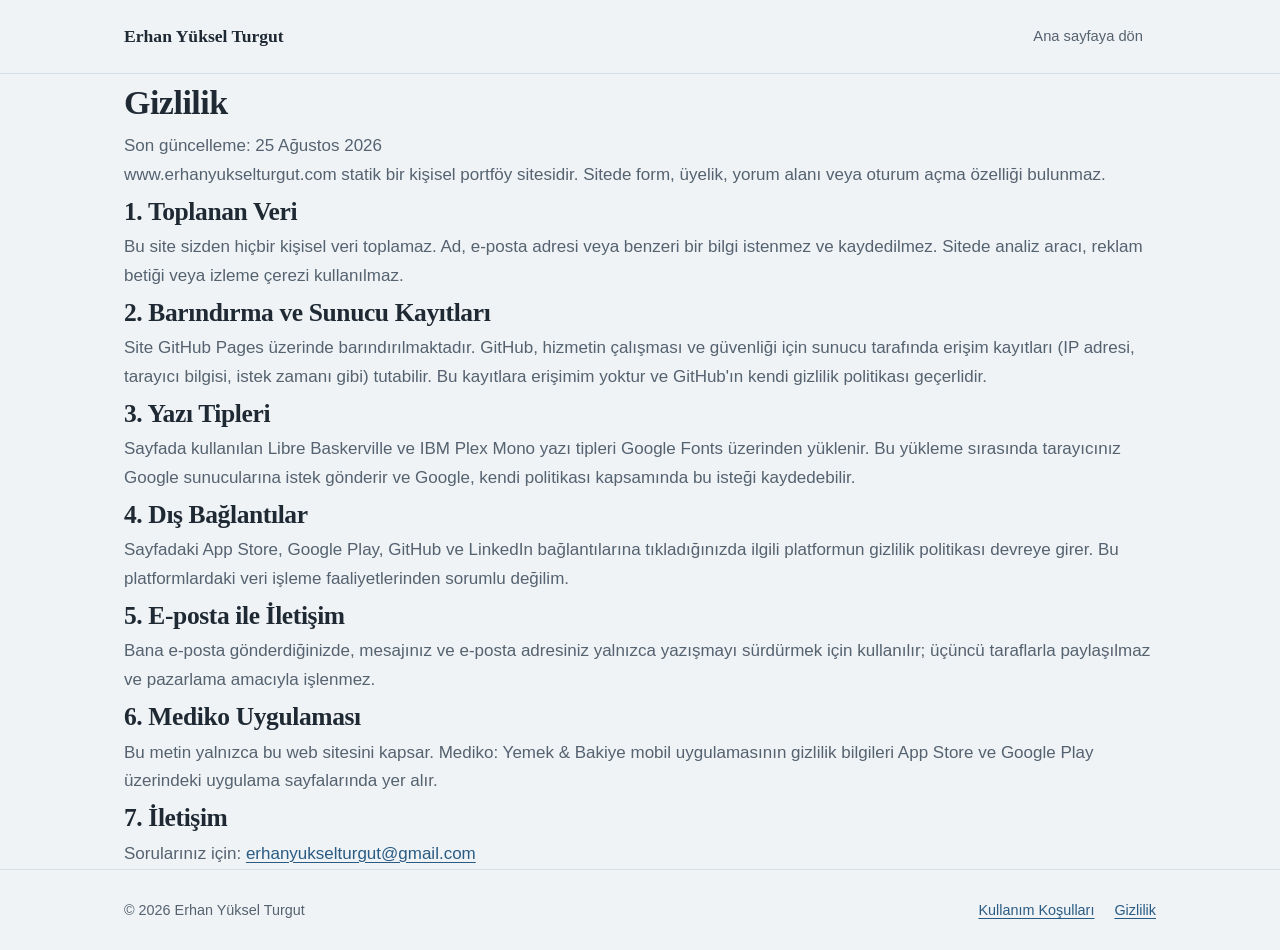
<file: gizlilik.html>
<!DOCTYPE html>
<html lang="tr">

<head>
    <meta charset="UTF-8">
    <meta name="viewport" content="width=device-width, initial-scale=1.0">
    <title>Gizlilik / Erhan Yüksel Turgut</title>
    <link rel="shortcut icon" href="favicon.ico" type="image/x-icon">
    <link rel="preconnect" href="https://fonts.googleapis.com">
    <link rel="preconnect" href="https://fonts.gstatic.com" crossorigin>
    <link
        href="https://fonts.googleapis.com/css2?family=Archivo:ital,wght@0,300..700;1,300..600&family=JetBrains+Mono:ital,wght@0,300;0,400;0,500;1,400&display=swap"
        rel="stylesheet">
    <link rel="stylesheet" href="style.css">
</head>

<body>

    <header>
        <div class="sayfa">
            <div class="kunye-ad">Erhan Yüksel Turgut</div>
            <nav aria-label="Gezinme">
                <ul>
                    <li><a href="index.html">Ana sayfaya dön</a></li>
                </ul>
            </nav>
        </div>
    </header>

    <main class="sayfa belge">
        <h1>Gizlilik</h1>
        <p class="tarih">Son güncelleme: 25 Ağustos 2026</p>

        <p>
            www.erhanyukselturgut.com statik bir kişisel portföy sitesidir. Sitede form, üyelik, yorum alanı veya
            oturum açma özelliği bulunmaz.
        </p>

        <h2>1. Toplanan Veri</h2>
        <p>
            Bu site sizden hiçbir kişisel veri toplamaz. Ad, e-posta adresi veya benzeri bir bilgi istenmez ve
            kaydedilmez. Sitede analiz aracı, reklam betiği veya izleme çerezi kullanılmaz.
        </p>

        <h2>2. Barındırma ve Sunucu Kayıtları</h2>
        <p>
            Site GitHub Pages üzerinde barındırılmaktadır. GitHub, hizmetin çalışması ve güvenliği için sunucu
            tarafında erişim kayıtları (IP adresi, tarayıcı bilgisi, istek zamanı gibi) tutabilir. Bu kayıtlara
            erişimim yoktur ve GitHub'ın kendi gizlilik politikası geçerlidir.
        </p>

        <h2>3. Yazı Tipleri</h2>
        <p>
            Sayfada kullanılan Libre Baskerville ve IBM Plex Mono yazı tipleri Google Fonts üzerinden yüklenir.
            Bu yükleme sırasında tarayıcınız Google sunucularına istek gönderir ve Google, kendi politikası
            kapsamında bu isteği kaydedebilir.
        </p>

        <h2>4. Dış Bağlantılar</h2>
        <p>
            Sayfadaki App Store, Google Play, GitHub ve LinkedIn bağlantılarına tıkladığınızda ilgili platformun
            gizlilik politikası devreye girer. Bu platformlardaki veri işleme faaliyetlerinden sorumlu değilim.
        </p>

        <h2>5. E-posta ile İletişim</h2>
        <p>
            Bana e-posta gönderdiğinizde, mesajınız ve e-posta adresiniz yalnızca yazışmayı sürdürmek için
            kullanılır; üçüncü taraflarla paylaşılmaz ve pazarlama amacıyla işlenmez.
        </p>

        <h2>6. Mediko Uygulaması</h2>
        <p>
            Bu metin yalnızca bu web sitesini kapsar. Mediko: Yemek &amp; Bakiye mobil uygulamasının gizlilik
            bilgileri App Store ve Google Play üzerindeki uygulama sayfalarında yer alır.
        </p>

        <h2>7. İletişim</h2>
        <p>
            Sorularınız için: <a href="mailto:erhanyukselturgut@gmail.com">erhanyukselturgut@gmail.com</a>
        </p>
    </main>

    <footer>
        <div class="sayfa">
            <div>&copy; 2026 Erhan Yüksel Turgut</div>
            <nav aria-label="Yasal">
                <a href="kullanim-kosullari.html">Kullanım Koşulları</a>
                <a href="gizlilik.html">Gizlilik</a>
            </nav>
        </div>
    </footer>

</body>

</html>
</file>
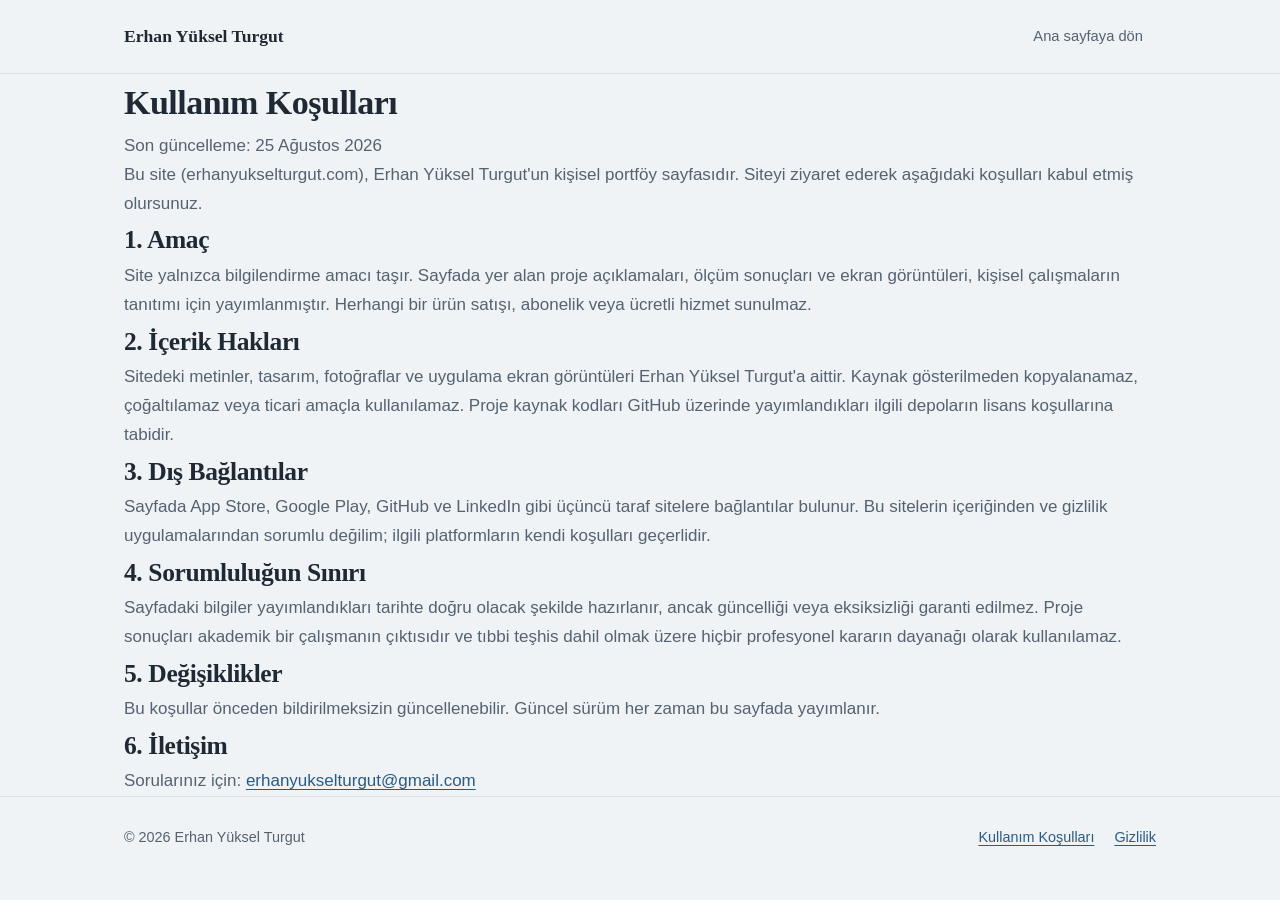
<file: kullanim-kosullari.html>
<!DOCTYPE html>
<html lang="tr">

<head>
    <meta charset="UTF-8">
    <meta name="viewport" content="width=device-width, initial-scale=1.0">
    <title>Kullanım Koşulları / Erhan Yüksel Turgut</title>
    <link rel="shortcut icon" href="favicon.ico" type="image/x-icon">
    <link rel="preconnect" href="https://fonts.googleapis.com">
    <link rel="preconnect" href="https://fonts.gstatic.com" crossorigin>
    <link
        href="https://fonts.googleapis.com/css2?family=Archivo:ital,wght@0,300..700;1,300..600&family=JetBrains+Mono:ital,wght@0,300;0,400;0,500;1,400&display=swap"
        rel="stylesheet">
    <link rel="stylesheet" href="style.css">
</head>

<body>

    <header>
        <div class="sayfa">
            <div class="kunye-ad">Erhan Yüksel Turgut</div>
            <nav aria-label="Gezinme">
                <ul>
                    <li><a href="index.html">Ana sayfaya dön</a></li>
                </ul>
            </nav>
        </div>
    </header>

    <main class="sayfa belge">
        <h1>Kullanım Koşulları</h1>
        <p class="tarih">Son güncelleme: 25 Ağustos 2026</p>

        <p>
            Bu site (erhanyukselturgut.com), Erhan Yüksel Turgut'un kişisel portföy sayfasıdır. Siteyi ziyaret
            ederek aşağıdaki koşulları kabul etmiş olursunuz.
        </p>

        <h2>1. Amaç</h2>
        <p>
            Site yalnızca bilgilendirme amacı taşır. Sayfada yer alan proje açıklamaları, ölçüm sonuçları ve
            ekran görüntüleri, kişisel çalışmaların tanıtımı için yayımlanmıştır. Herhangi bir ürün satışı,
            abonelik veya ücretli hizmet sunulmaz.
        </p>

        <h2>2. İçerik Hakları</h2>
        <p>
            Sitedeki metinler, tasarım, fotoğraflar ve uygulama ekran görüntüleri Erhan Yüksel Turgut'a aittir.
            Kaynak gösterilmeden kopyalanamaz, çoğaltılamaz veya ticari amaçla kullanılamaz. Proje kaynak kodları
            GitHub üzerinde yayımlandıkları ilgili depoların lisans koşullarına tabidir.
        </p>

        <h2>3. Dış Bağlantılar</h2>
        <p>
            Sayfada App Store, Google Play, GitHub ve LinkedIn gibi üçüncü taraf sitelere bağlantılar bulunur.
            Bu sitelerin içeriğinden ve gizlilik uygulamalarından sorumlu değilim; ilgili platformların kendi
            koşulları geçerlidir.
        </p>

        <h2>4. Sorumluluğun Sınırı</h2>
        <p>
            Sayfadaki bilgiler yayımlandıkları tarihte doğru olacak şekilde hazırlanır, ancak güncelliği veya
            eksiksizliği garanti edilmez. Proje sonuçları akademik bir çalışmanın çıktısıdır ve tıbbi teşhis
            dahil olmak üzere hiçbir profesyonel kararın dayanağı olarak kullanılamaz.
        </p>

        <h2>5. Değişiklikler</h2>
        <p>
            Bu koşullar önceden bildirilmeksizin güncellenebilir. Güncel sürüm her zaman bu sayfada yayımlanır.
        </p>

        <h2>6. İletişim</h2>
        <p>
            Sorularınız için: <a href="mailto:erhanyukselturgut@gmail.com">erhanyukselturgut@gmail.com</a>
        </p>
    </main>

    <footer>
        <div class="sayfa">
            <div>&copy; 2026 Erhan Yüksel Turgut</div>
            <nav aria-label="Yasal">
                <a href="kullanim-kosullari.html">Kullanım Koşulları</a>
                <a href="gizlilik.html">Gizlilik</a>
            </nav>
        </div>
    </footer>

</body>

</html>
</file>
<file: style.css>
/* ===========================================================
   Erhan Yüksel Turgut / Yumuşak açık tema
   Renk: 1 ana renk + 1 nötr aile
   Yazı tipleri: Fraunces (başlık) + DM Sans (gövde)
   Tek köşe yarıçapı: --radius. Gradient ve cam efekti yok.
   =========================================================== */

/* --- RENK -------------------------------------------------
   Sis mavisi: 1 ana renk (mavi) + 1 nötr aile (soğuk gri). */
:root {
    --zemin: #eff3f6;
    --yuzey: #fbfcfd;
    --bant: #e5ebf0;
    --murekkep: #1f2933;
    --orta: #55626f;
    --cizgi: #d8e0e7;
    --vurgu: #2f6590;
    --vurgu-yazi: #2a5b83;
    --ton: #dce8f2;
}

:root {
    --radius: 14px;
    --font-baslik: 'Fraunces', Georgia, 'Times New Roman', serif;
    --font-govde: 'DM Sans', 'Helvetica Neue', Arial, sans-serif;
}

/* --- TEMEL --- */
* {
    margin: 0;
    padding: 0;
    box-sizing: border-box;
}

html {
    scroll-padding-top: 84px;
    scroll-behavior: smooth;
    -webkit-text-size-adjust: 100%;
}

body {
    overflow-wrap: break-word;
    background: var(--zemin);
    color: var(--orta);
    font-family: var(--font-govde);
    font-size: 17px;
    line-height: 1.7;
    -webkit-font-smoothing: antialiased;
    transition: background 0.3s ease, color 0.3s ease;
}

.sayfa {
    max-width: 1080px;
    margin: 0 auto;
    padding: 0 24px;
}

a {
    color: var(--vurgu-yazi);
    text-decoration-thickness: 1px;
    text-underline-offset: 3px;
}

a:hover {
    color: var(--murekkep);
}

h1,
h2,
h3 {
    font-family: var(--font-baslik);
    font-weight: 600;
    color: var(--murekkep);
    letter-spacing: -0.015em;
}

a:focus-visible,
button:focus-visible,
img[data-buyut]:focus-visible {
    outline: 2px solid var(--vurgu);
    outline-offset: 3px;
    border-radius: 6px;
}

/* --- ÜST BANT --- */
header {
    position: sticky;
    top: 0;
    z-index: 100;
    background: var(--zemin);
    border-bottom: 1px solid var(--cizgi);
}

header .sayfa {
    position: relative;
    display: flex;
    align-items: center;
    justify-content: space-between;
    gap: 24px;
    padding-top: 16px;
    padding-bottom: 16px;
}

.kunye-ad {
    font-family: var(--font-baslik);
    font-size: 1.1rem;
    font-weight: 600;
    color: var(--murekkep);
    white-space: nowrap;
}

header nav ul {
    display: flex;
    gap: 4px;
    list-style: none;
}

header nav a {
    display: block;
    padding: 8px 13px;
    border-radius: 999px;
    font-size: 0.92rem;
    font-weight: 500;
    color: var(--orta);
    text-decoration: none;
}

header nav a:hover {
    background: var(--ton);
    color: var(--murekkep);
}

.ilerleme {
    position: absolute;
    left: 0;
    bottom: -1px;
    height: 2px;
    width: 0;
    background: var(--vurgu);
}

/* --- KÜNYE (HERO) --- */
.kunye {
    padding: 72px 0 80px;
}

.kunye-govde {
    display: grid;
    grid-template-columns: 1fr 330px;
    gap: 72px;
    align-items: center;
}

.kunye-govde > div:first-child {
    order: 2;
}

.portre {
    display: block;
    width: 100%;
    aspect-ratio: 4 / 5;
    object-fit: cover;
    object-position: 50% 12%;
    border-radius: var(--radius);
    border: 8px solid var(--yuzey);
    outline: 1px solid var(--cizgi);
    cursor: zoom-in;
}

.kunye h1 {
    font-size: clamp(2.4rem, 5.5vw, 3.7rem);
    line-height: 1.08;
}

.unvan {
    margin-top: 10px;
    font-family: var(--font-baslik);
    font-size: 1.35rem;
    color: var(--vurgu-yazi);
}

.ozet {
    max-width: 480px;
    margin-top: 22px;
    font-size: 1.08rem;
}

.hero-butonlar {
    display: flex;
    flex-wrap: wrap;
    gap: 12px;
    margin-top: 30px;
}

.dugme {
    display: inline-block;
    padding: 13px 24px;
    border-radius: var(--radius);
    border: 1px solid var(--cizgi);
    background: var(--yuzey);
    color: var(--murekkep);
    font-weight: 700;
    font-size: 0.95rem;
    text-decoration: none;
    transition: transform 0.2s ease, background 0.2s ease;
}

.dugme:hover {
    transform: translateY(-2px);
    background: var(--ton);
    color: var(--murekkep);
}

.dugme-ana {
    background: var(--murekkep);
    border-color: var(--murekkep);
    color: var(--zemin);
}

.dugme-ana:hover {
    background: var(--vurgu);
    border-color: var(--vurgu);
    color: #fff;
}

.kunye-tablo {
    margin-top: 40px;
    border-collapse: collapse;
    width: 100%;
    max-width: 480px;
}

.kunye-tablo th,
.kunye-tablo td {
    text-align: left;
    padding: 11px 0;
    border-top: 1px solid var(--cizgi);
    font-size: 0.92rem;
    vertical-align: top;
}

.kunye-tablo th {
    width: 128px;
    font-weight: 500;
    color: var(--orta);
}

.kunye-tablo td {
    color: var(--murekkep);
    font-weight: 500;
}

/* --- BÖLÜMLER --- */
.bolum {
    padding: 80px 0;
}

.bolum-koyu {
    background: var(--bant);
}

.bolum-basi {
    margin-bottom: 40px;
}

.bolum-no {
    display: inline-block;
    margin-bottom: 14px;
    padding: 5px 13px;
    border-radius: 999px;
    background: var(--ton);
    color: var(--vurgu-yazi);
    font-size: 0.84rem;
    font-weight: 700;
}

.bolum-basi h2 {
    font-size: clamp(1.7rem, 3.4vw, 2.3rem);
    line-height: 1.2;
    max-width: 680px;
}

/* Çalışma alanı */
.iki-sutun {
    display: grid;
    grid-template-columns: 250px 1fr;
    gap: 56px;
    align-items: start;
}

.yan-not {
    padding: 22px 24px;
    background: var(--yuzey);
    border: 1px solid var(--cizgi);
    border-radius: var(--radius);
    font-size: 0.92rem;
    line-height: 1.55;
}

.yan-not strong {
    display: block;
    margin-top: 14px;
    font-size: 0.78rem;
    font-weight: 700;
    text-transform: uppercase;
    letter-spacing: 0.06em;
    color: var(--vurgu-yazi);
}

.yan-not strong:first-child {
    margin-top: 0;
}

.yan-not br + br {
    display: none;
}

.iki-sutun > div:last-child {
    max-width: 640px;
}

.iki-sutun p + p {
    margin-top: 16px;
}

/* --- KAYITLAR (kart ızgarası) --- */
.kayitlar {
    display: grid;
    grid-template-columns: repeat(2, minmax(0, 1fr));
    gap: 28px;
    align-items: stretch;
    grid-auto-flow: row dense;
}

.kayit {
    display: flex;
    flex-direction: column;
    background: var(--yuzey);
    border: 1px solid var(--cizgi);
    border-radius: var(--radius);
    overflow: hidden;
    transition: transform 0.25s ease, box-shadow 0.25s ease;
}

.kayit:hover {
    transform: translateY(-3px);
    box-shadow: 0 14px 34px rgba(60, 40, 20, 0.08);
}

.kapak {
    display: block;
    width: 100%;
    height: 190px;
    object-fit: cover;
    object-position: top;
    background: var(--ton);
    cursor: zoom-in;
    border-bottom: 1px solid var(--cizgi);
}

/* Ray: numara + iki etiket. Diğer künye satırları detay metninde zaten geçiyor. */
.ray {
    padding: 22px 26px 0;
}

.kapaksiz .ray {
    padding-top: 26px;
}

.ray dl {
    display: flex;
    flex-wrap: wrap;
    gap: 8px;
    align-items: center;
}

.ray dt {
    display: none;
}

.ray dd {
    padding: 4px 12px;
    border-radius: 999px;
    background: var(--bant);
    color: var(--orta);
    font-size: 0.8rem;
    font-weight: 500;
}

.ray dd:nth-of-type(n + 3) {
    display: none;
}

.ray .no {
    float: right;
    margin-top: 2px;
    font-family: var(--font-baslik);
    font-size: 1.05rem;
    color: var(--vurgu-yazi);
}

.kayit > div:last-child {
    display: flex;
    flex: 1;
    flex-direction: column;
    padding: 14px 26px 26px;
}

.kayit h3 {
    font-size: 1.28rem;
    line-height: 1.28;
}

.kayit-ozet {
    margin-top: 10px;
    font-size: 0.97rem;
    line-height: 1.65;
    display: -webkit-box;
    -webkit-line-clamp: 3;
    line-clamp: 3;
    -webkit-box-orient: vertical;
    overflow: hidden;
}

.olcum {
    display: flex;
    flex-wrap: wrap;
    gap: 10px;
    margin: 18px 0 20px;
}

.olcum > div {
    flex: 1 1 100px;
    padding: 10px 14px;
    border-radius: 10px;
    background: var(--zemin);
}

.deger {
    display: block;
    font-family: var(--font-baslik);
    font-size: 1.2rem;
    font-weight: 600;
    line-height: 1.25;
    color: var(--murekkep);
}

.ad {
    display: block;
    margin-top: 2px;
    font-size: 0.76rem;
    line-height: 1.35;
    color: var(--orta);
}

.kayit-ac {
    margin-top: auto;
    width: 100%;
    padding: 11px 16px;
    border-radius: var(--radius);
    border: 1px solid var(--cizgi);
    background: transparent;
    color: var(--murekkep);
    font: 700 0.9rem var(--font-govde);
    cursor: pointer;
    transition: background 0.2s ease, color 0.2s ease, border-color 0.2s ease;
}

.kayit-ac:hover {
    background: var(--murekkep);
    border-color: var(--murekkep);
    color: var(--zemin);
}

.kayit-detay {
    display: none;
    margin-top: 20px;
    padding-top: 20px;
    border-top: 1px solid var(--cizgi);
    font-size: 0.95rem;
}

.kayit-detay.acik {
    display: block;
}

/* Açık kart iki sütuna yayılıp satırı tek başına alır; komşu kart boşuna uzamaz, detay yan yana akar. */
.kayit:has(.kayit-detay.acik) {
    grid-column: 1 / -1;
}

@media (min-width: 881px) {
    /* Geniş açık kartta ekran görüntüleri tek şeritte yan yana dizilir. */
    .kayit-detay.acik .plakalar {
        grid-template-columns: repeat(auto-fill, minmax(180px, 1fr));
    }

    .kayit-detay.acik .plaka img {
        height: 150px;
    }
}

/* Açık kart geniş olduğundan telefon ekran görüntüsü kapak olarak aşırı büyür; ekranlar zaten aşağıda. */
.kayit:has(.kayit-detay.acik .plakalar) > .kapak {
    display: none;
}

.kayit-detay p + p {
    margin-top: 12px;
}

.plakalar {
    display: grid;
    grid-template-columns: repeat(auto-fill, minmax(150px, 1fr));
    gap: 10px;
    margin: 18px 0;
}

.plaka figure {
    margin: 0;
}

.plaka img {
    display: block;
    width: 100%;
    height: 120px;
    object-fit: cover;
    object-position: top;
    border-radius: 10px;
    border: 1px solid var(--cizgi);
    cursor: zoom-in;
}

.plaka figcaption {
    margin-top: 5px;
    font-size: 0.76rem;
    color: var(--orta);
}

.etiketler {
    margin-top: 14px;
    font-size: 0.82rem;
    color: var(--orta);
}

.baglantilar {
    display: flex;
    flex-wrap: wrap;
    gap: 14px;
    margin-top: 14px;
    font-weight: 700;
    font-size: 0.92rem;
}

/* --- KAYIT DIŞI --- */
.olaylar {
    display: grid;
    grid-template-columns: repeat(2, minmax(0, 1fr));
    gap: 20px;
}

.olay {
    padding: 24px 26px;
    background: var(--yuzey);
    border: 1px solid var(--cizgi);
    border-radius: var(--radius);
}

.olay-tarih {
    display: inline-block;
    padding: 4px 12px;
    border-radius: 999px;
    background: var(--ton);
    color: var(--vurgu-yazi);
    font-size: 0.8rem;
    font-weight: 700;
}

.olay h3 {
    margin-top: 12px;
    font-size: 1.12rem;
    line-height: 1.3;
}

.olay-yer {
    margin-top: 2px;
    font-size: 0.88rem;
    font-weight: 500;
    color: var(--vurgu-yazi);
}

.olay p:last-child {
    margin-top: 10px;
    font-size: 0.93rem;
    line-height: 1.6;
}

/* --- İLETİŞİM --- */
.iletisim-liste {
    display: grid;
    grid-template-columns: repeat(2, minmax(0, 1fr));
    gap: 20px;
}

.iletisim-liste > div {
    padding: 22px 26px;
    background: var(--yuzey);
    border: 1px solid var(--cizgi);
    border-radius: var(--radius);
}

.iletisim-liste span {
    display: block;
    font-size: 0.78rem;
    font-weight: 700;
    text-transform: uppercase;
    letter-spacing: 0.06em;
    color: var(--orta);
}

.iletisim-liste p {
    margin-top: 4px;
    font-weight: 500;
    word-break: break-word;
}

/* --- ALT BİLGİ --- */
footer {
    border-top: 1px solid var(--cizgi);
    padding: 28px 0;
    font-size: 0.9rem;
}

footer .sayfa {
    display: flex;
    justify-content: space-between;
    flex-wrap: wrap;
    gap: 12px;
}

footer nav {
    display: flex;
    gap: 20px;
}

/* --- GÖRSEL BÜYÜTME --- */
.buyutec {
    display: none;
    position: fixed;
    inset: 0;
    z-index: 1000;
    flex-direction: column;
    align-items: center;
    justify-content: center;
    gap: 14px;
    padding: 24px;
    background: rgba(30, 26, 22, 0.88);
}

.buyutec.acik {
    display: flex;
}

.buyutec img {
    max-width: min(920px, 94vw);
    max-height: 74vh;
    object-fit: contain;
    border-radius: 10px;
    background: var(--yuzey);
}

.buyutec-alt {
    color: #e9e4dc;
    font-size: 0.92rem;
    text-align: center;
}

.buyutec-gezinme {
    display: flex;
    gap: 10px;
}

.buyutec button {
    padding: 9px 18px;
    border-radius: var(--radius);
    border: 1px solid rgba(255, 255, 255, 0.35);
    background: transparent;
    color: #fff;
    font: 500 0.9rem var(--font-govde);
    cursor: pointer;
}

.buyutec button:hover {
    background: rgba(255, 255, 255, 0.14);
}

.buyutec-kapat {
    position: absolute;
    top: 18px;
    right: 18px;
}

/* --- BELİRME --- */
.belirir {
    opacity: 0;
    transform: translateY(14px);
    transition: opacity 0.5s ease, transform 0.5s ease, box-shadow 0.25s ease;
}

.belirir.gorunur {
    opacity: 1;
    transform: none;
}

.kayit.belirir.gorunur:hover {
    transform: translateY(-3px);
}

/* --- HAREKET TERCİHİ --- */
@media (prefers-reduced-motion: reduce) {
    * {
        transition: none !important;
        scroll-behavior: auto !important;
    }

    .belirir {
        opacity: 1;
        transform: none;
    }
}

/* --- DAR EKRAN --- */
@media (max-width: 880px) {
    .kunye {
        padding: 44px 0 56px;
    }

    .kunye-govde {
        grid-template-columns: 1fr;
        gap: 36px;
    }

    .kunye-govde > div:first-child {
        order: 0;
        max-width: 280px;
    }

    .iki-sutun {
        grid-template-columns: 1fr;
        gap: 28px;
    }

    .kayitlar,
    .olaylar,
    .iletisim-liste {
        grid-template-columns: 1fr;
    }

    .bolum {
        padding: 56px 0;
    }

    header .sayfa {
        flex-direction: column;
        align-items: flex-start;
        gap: 8px;
        padding-top: 12px;
        padding-bottom: 10px;
    }

    header nav ul {
        flex-wrap: wrap;
        gap: 2px;
    }

    header nav a {
        padding: 6px 10px;
    }
}

@media (max-width: 520px) {
    .sayfa {
        padding: 0 18px;
    }

    .hero-butonlar .dugme {
        flex: 1;
        text-align: center;
    }

    .kayit > div:last-child,
    .ray {
        padding-left: 20px;
        padding-right: 20px;
    }
}
</file>
